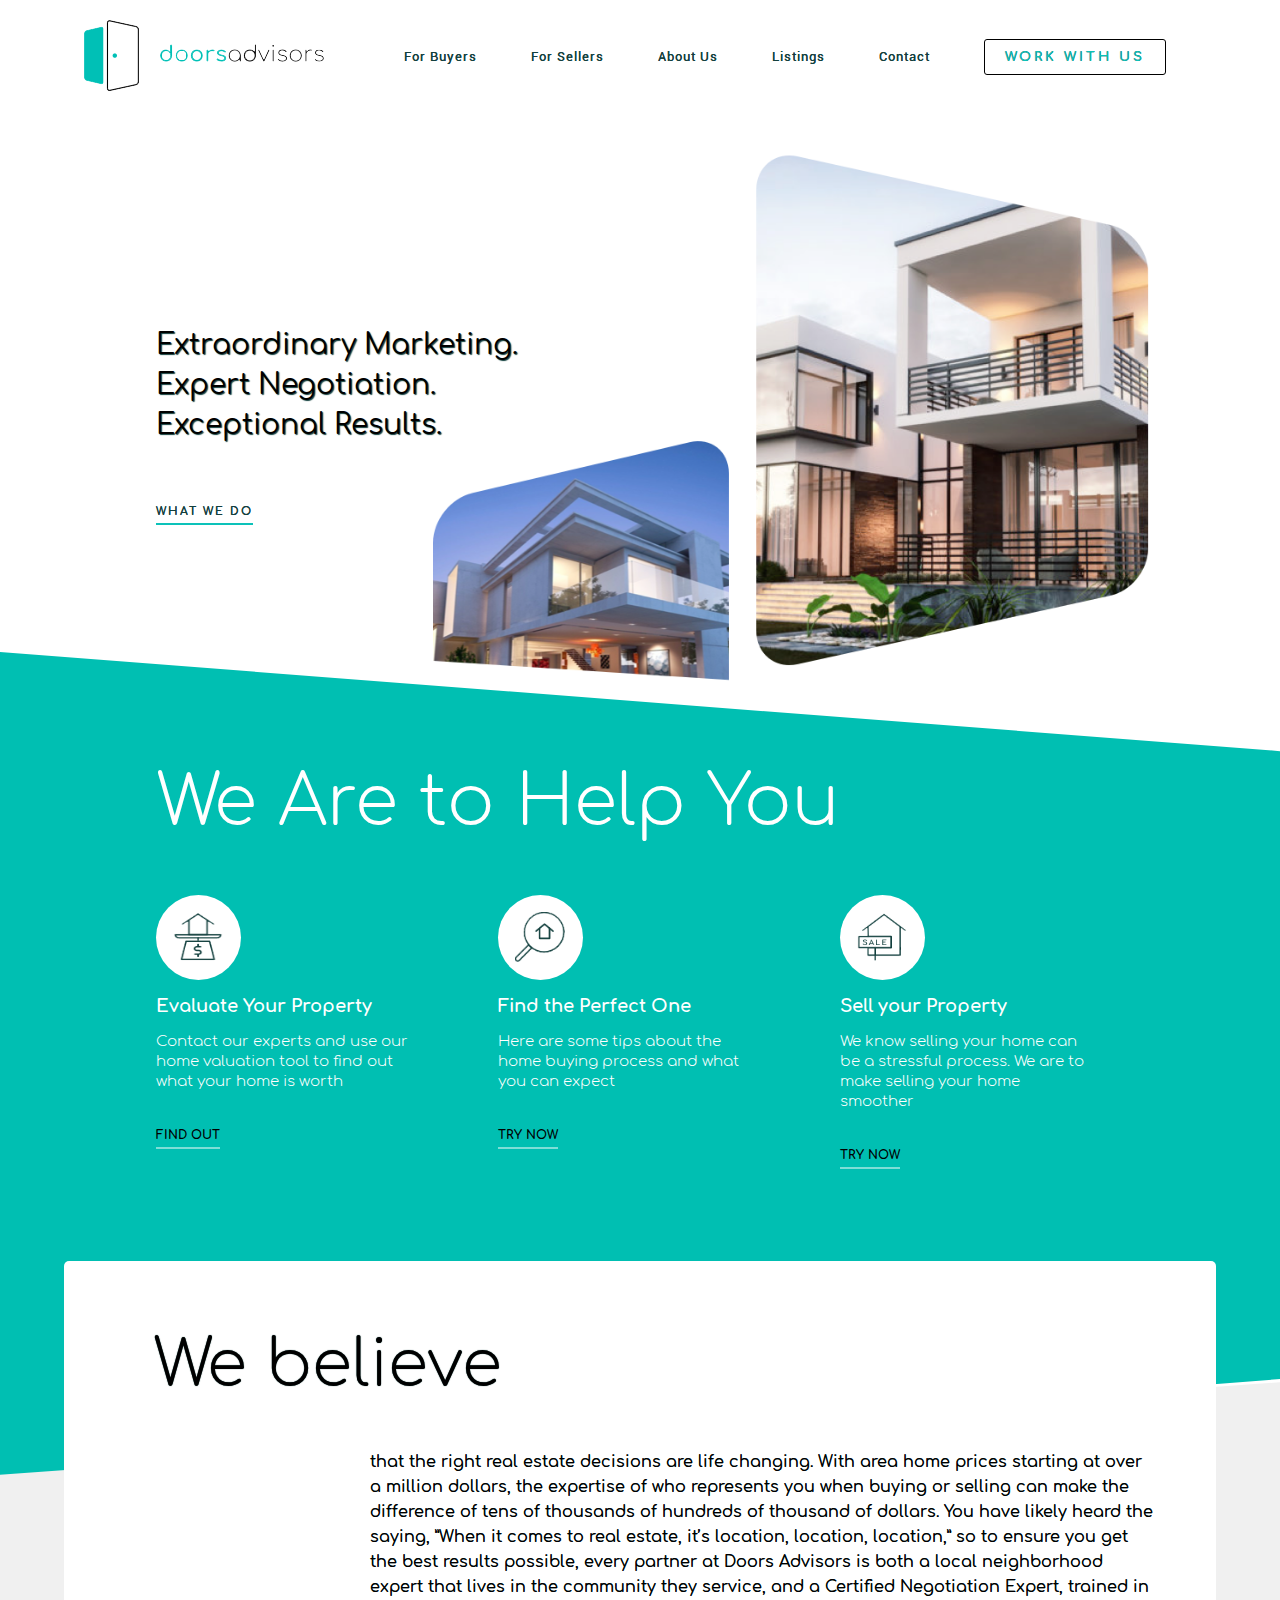
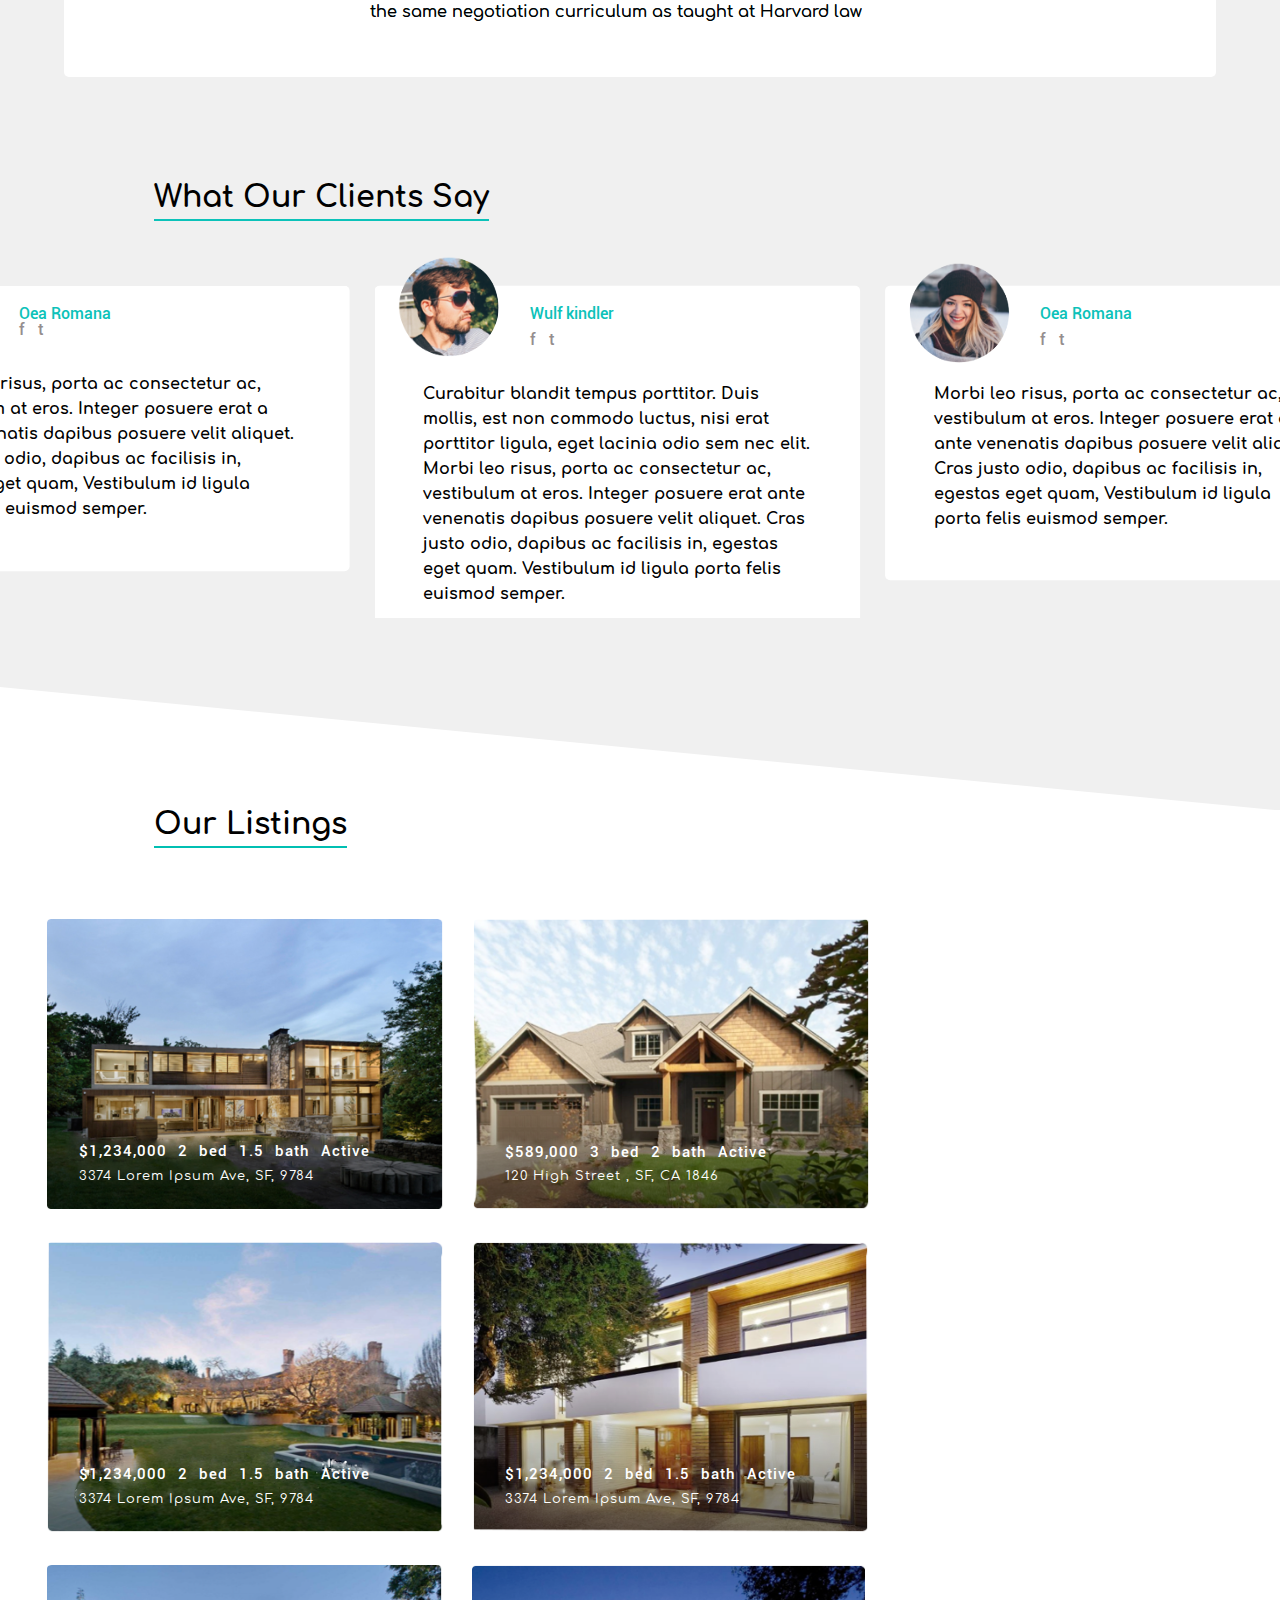
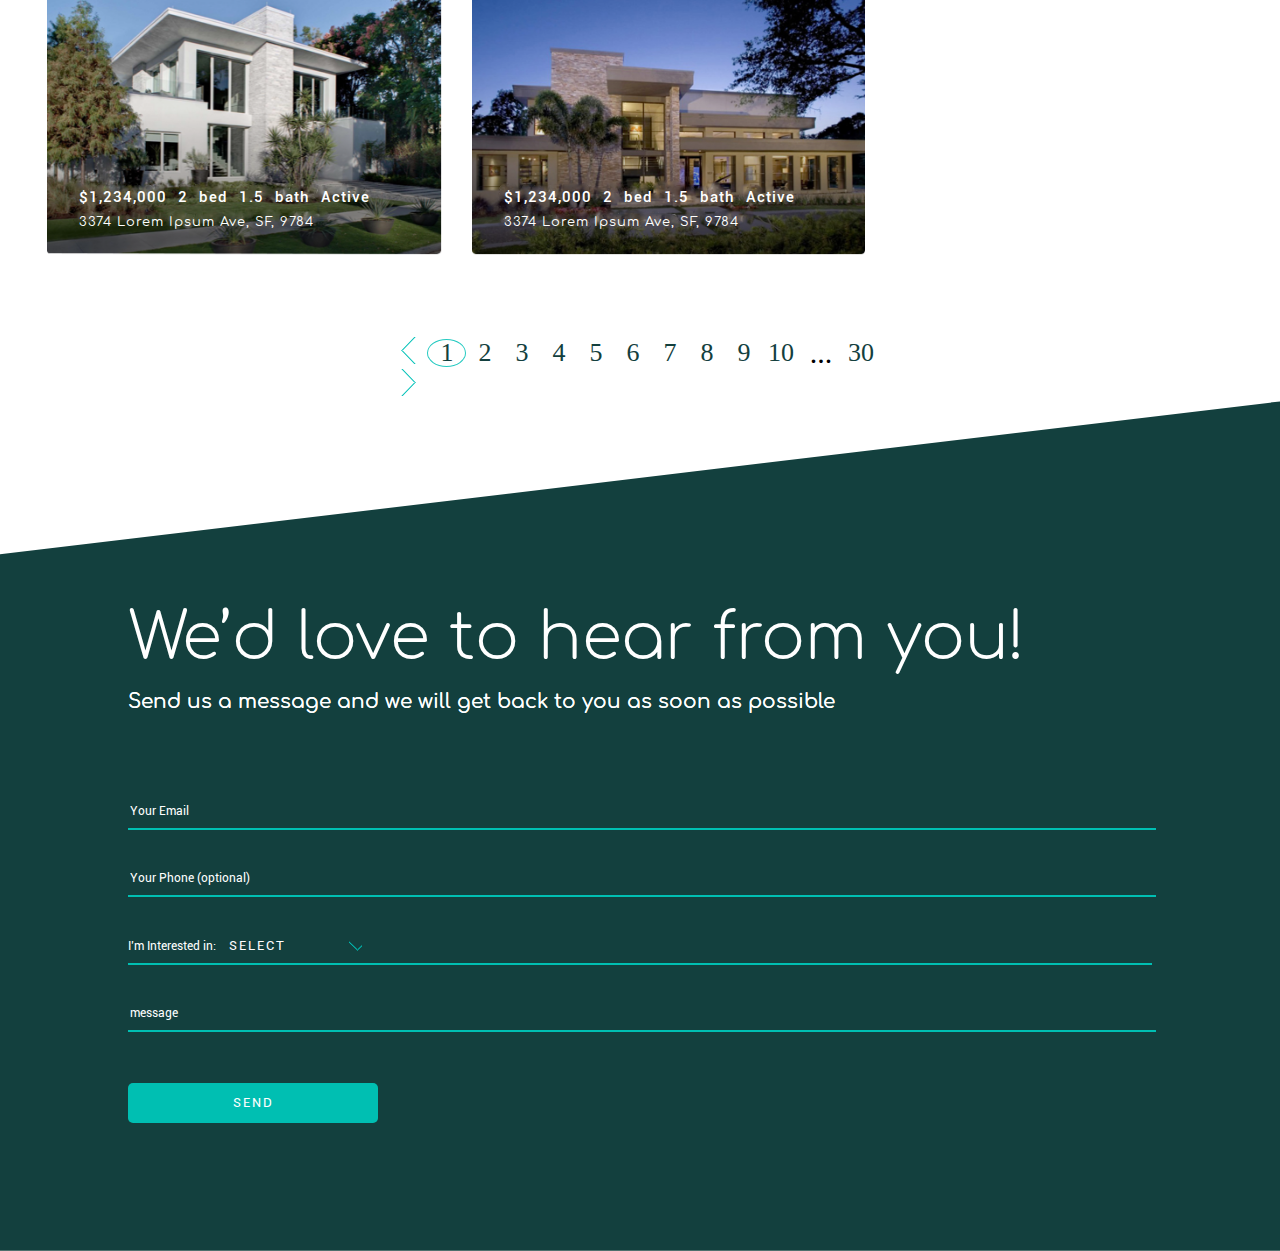
<file: index.html>
<!DOCTYPE html>
<html lang="en">
<head>
    <meta charset="UTF-8">
    <meta name="viewport" content="width=device-width, initial-scale=1.0">
    <meta http-equiv="X-UA-Compatible" content="ie=edge">

    <!-- reset css -->
    <link rel="stylesheet" href="./assets/css/reset.css">

    <!-- styles -->  
    <link rel="stylesheet" href="./assets/css/index.css">
    <link href="https://stackpath.bootstrapcdn.com/font-awesome/4.7.0/css/font-awesome.min.css" rel="stylesheet">

    <title>Doors Advisors</title>
    <!-- js links -->
    <script type="text/javascript" src="https://code.jquery.com/jquery-3.3.1.js"></script>
    <script src="./js/main.js"></script> 
    <link rel="stylesheet" href="assets/css/carousal.css">
    <script src="./js/jssor.slider-27.5.0.min.js" type="text/javascript"></script>
    <script src="./js/jquery-1.11.3.min.js" type="text/javascript"></script> 
    <script type="text/javascript" src="./js/carousal.js"></script>

</head>
<body>
    <div class="index__container">

        <!-- header section starts here-->
        <div class="listingHeader clear">
            <h1 class="listingHeader__logoH1">
                <a href="index.html" class="listingHeader__logo" title="logo"></a>
            </h1> 
                <div class="listingHeader__toggle">
                    <div class="listingHeader__menu"><i class="fa fa-bars" aria-hidden="true"></i></div>
                </div>
                <ul class="listingHeader__list">
                    <li class="listingHeader__listItem">
                        <a href="buyer.html" class="listingHeader__listLink" title="For Buyers">For Buyers</a>
                    </li>
                    <li class="listingHeader__listItem">
                        <a href="seller.html" class="listingHeader__listLink" title="For Sellers">For Sellers</a>
                    </li>
                    <li class="listingHeader__listItem">
                        <a href="#aboutUs" class="listingHeader__listLink" title="About Us">About Us</a>
                    </li>
                    <li class="listingHeader__listItem">
                        <a href="#listingindex-link" class="listingHeader__listLink" title="Listings">Listings</a>
                    </li>
                    <li class="listingHeader__listItem">
                        <a href="#cntindex" class="listingHeader__listLink" title="Contact">Contact</a>
                    </li>
                    <li class="listingHeader__listItem workBtn">
                        <a href="#workwithus" class="listingHeader__listLink workwithus" title="Work with us">Work with us</a>
                    </li>
                </ul> 
        </div>
        <!--// header section ends here--> 

        <!--banner section starts here-->
        <div class="banner clear">
            <div class="banner__content">
                <p>Extraordinary Marketing.</p>
                <p>Expert Negotiation.</p>
                <p class="banner__contentMarBot">Exceptional Results.</p>

               <a class="banner__whatWeDoLink" href='#whatWeDo__link' title="What we do">What we do</a>
            </div>
            <div class="banner__image">
                <img src="./assets/images/doors_banner.png" class="banner__Img" alt="banner__image1" />
            </div>
        </div>
        <!--//banner section ends here-->
    </div>
        <!-- <div class="clear"></div> -->

        <!--We are to help you section starts here-->
        <div class="weAreToHelpYou">
            <div class="index__container">
                <h2 class="weAreToHelpYou__heading"> We Are to Help You </h2>
                <div class="weAreToHelpYou__Info" id="mobView">
                    <div class="weAreToHelpYou__EvaluateProperty">
                        <div class="weAreToHelpYou__BgCol"><img src='./assets/images/evaluateProperty.png' class="weAreToHelpYou__Img" alt="EvaluatePropertyIcon"/></div>
                        <p class="weAreToHelpYou__header">Evaluate Your Property</p>
                        <p class="weAreToHelpYou__content werbtmbdr1">Contact our experts and use our home valuation tool to find out what your home is worth</p>
                        <a href="#findOut" title="Find out" class="weAreToHelpYou__link">Find out</a>
                    </div>
                    <div class="weAreToHelpYou__FindProperty">
                        <div class="weAreToHelpYou__BgCol"><img src='./assets/images/findone.png' class="weAreToHelpYou__Img" alt="EvaluatePropertyIcon"/></div>
                        <p class="weAreToHelpYou__header">Find the Perfect One</p>
                        <p class="weAreToHelpYou__content werbtmbdr2">Here are some tips about the home buying process and what you can expect</p>
                        <a href="#tryNow" title="tryNow" class="weAreToHelpYou__link ">Try Now</a>
                    </div>
                    <div class="weAreToHelpYou__SaleProperty">
                        <div class="weAreToHelpYou__BgCol"><img src='./assets/images/saleproperty.png' class="weAreToHelpYou__Img" alt="EvaluatePropertyIcon"/></div>
                        <p class="weAreToHelpYou__header">Sell your Property</p>
                        <p class="weAreToHelpYou__content">We know selling your home can be a stressful process. We are to make selling your home smoother</p>
                        <a href="#tryNow" title="tryNow" class="weAreToHelpYou__link">Try Now</a>
                    </div>
                </div>
            </div>
        </div>
        <!--//We are to help you section ends here--> 

        <!--We believe section starts here-->
        <div class="weBelieve">
            <div class="index__container">
                <h2 class="weBelieve__heading">We believe</h2>
                <p class="weBelieve__cont">that the right real estate decisions are life changing. With area home prices starting at over a million dollars, the expertise of who represents you when buying or selling can make the difference of tens of thousands of hundreds of thousand of dollars. You have likely heard the saying, ”When it comes to real estate, it’s location, location, location,” so to ensure you get the best results possible, every partner at Doors Advisors is both a local neighborhood expert that lives in the community they service, and a Certified Negotiation Expert, trained in the same negotiation curriculum as taught at Harvard law
                </p>
            </div>
        </div>

        <!--We believe section ends here-->    

        <!--what Our ClientSay section starts here-->
        <!-- <div class="whatOurClientSay">
            <div class="index__container">
                <p class="whatOurClientSay__borBot">
                    <span class="whatOurClientSay__heading">What Our Clients Say</span>
                </p>
                <div class="whatOurClientSay__clientInfo" id="whatOurClientSay__mobView">
                    <div class="whatOurClientSay__clientInfo--client1">
                        <div class="whatOurClientSay__clientInfo--client1Pic">
                            <img src="./assets/images/clientimg1.png" class="whatOurClientSay__clientInfo--client1Img" alt="clientImg1" />
                        </div>
                        <h5 class="whatOurClientSay__clientInfo--client1Name">Wulf kindler</h5>
                        <p class="whatOurClientSay__clientInfo--client1NickName"> f t</p>
                        <p class="whatOurClientSay__clientInfo--client1Opinion">Curabitur blandit tempus porttitor. Duis mollis, est non commodo luctus, nisi erat porttitor ligula, eget lacinia odio sem nec elit. Morbi leo risus, porta ac consectetur ac, vestibulum at eros. Integer posuere erat ante venenatis dapibus posuere velit aliquet. Cras justo odio, dapibus ac facilisis in, egestas eget quam. Vestibulum id ligula porta felis euismod semper.</p>
                    </div>
                    <div class="whatOurClientSay__clientInfo--client1">
                        <div class="whatOurClientSay__clientInfo--client1Pic">
                            <img src="./assets/images/clientimg2.png" class="whatOurClientSay__clientInfo--client1Img" alt="clientImg2" />
                        </div>
                        <h5 class="whatOurClientSay__clientInfo--client1Name">Oea Romana</h5>
                        <p class="whatOurClientSay__clientInfo--client1NickName"> f t</p>
                        <p class="whatOurClientSay__clientInfo--client1Opinion">Morbi leo risus, porta ac consectetur ac, vestibulum at eros. Integer posuere erat a ante venenatis dapibus posuere velit aliquet. Cras justo odio, dapibus ac facilisis in, egestas eget quam, Vestibulum id ligula porta felis euismod semper.</p>
                    </div>
                </div>
            </div>
        </div> -->


        <div class="whatOurClientSay">
                <div class="index__container" id="width100">
                    <p class="whatOurClientSay__borBot">
                        <h3 class="whatOurClientSay__heading">What Our Clients Say</h3>
                    </p>
                    <div id="jssor_1"  class="carousal__div1">
                            <div data-u="slides" class="carousal__div3">
                                <div>
                                        <div class="whatOurClientSay__clientInfo--client1">
                                                <div class="whatOurClientSay__clientInfo--client1Pic">
                                                    <img src="./assets/images/clientimg1.png" class="whatOurClientSay__clientInfo--client1Img" alt="clientImg1" />
                                                </div>
                                                <h5 class="whatOurClientSay__clientInfo--client1Name">Wulf kindler</h5>
                                                <p class="whatOurClientSay__clientInfo--client1NickName marTopft"> f t</p>
                                                <p class="whatOurClientSay__clientInfo--client1Opinion">Curabitur blandit tempus porttitor. Duis mollis, est non commodo luctus, nisi erat porttitor ligula, eget lacinia odio sem nec elit. Morbi leo risus, porta ac consectetur ac, vestibulum at eros. Integer posuere erat ante venenatis dapibus posuere velit aliquet. Cras justo odio, dapibus ac facilisis in, egestas eget quam. Vestibulum id ligula porta felis euismod semper.</p>
                                            </div>
                                </div>
                                <div>
                                        <div class="whatOurClientSay__clientInfo--client1">
                                                <div class="whatOurClientSay__clientInfo--client1Pic">
                                                    <img src="./assets/images/clientimg2.png" class="whatOurClientSay__clientInfo--client1Img" alt="clientImg2" />
                                                </div>
                                                <h5 class="whatOurClientSay__clientInfo--client1Name">Oea Romana</h5>
                                                <p class="whatOurClientSay__clientInfo--client1NickName marTopft"> f t</p>
                                                <p class="whatOurClientSay__clientInfo--client1Opinion">Morbi leo risus, porta ac consectetur ac, vestibulum at eros. Integer posuere erat a ante venenatis dapibus posuere velit aliquet. Cras justo odio, dapibus ac facilisis in, egestas eget quam, Vestibulum id ligula porta felis euismod semper.</p>
                                            </div>
                                </div>
                                <div>
                                        <div class="whatOurClientSay__clientInfo--client1">
                                                <div class="whatOurClientSay__clientInfo--client1Pic">
                                                    <img src="./assets/images/clientimg1.png" class="whatOurClientSay__clientInfo--client1Img" alt="clientImg1" />
                                                </div>
                                                <h5 class="whatOurClientSay__clientInfo--client1Name">Wulf kindler</h5>
                                                <p class="whatOurClientSay__clientInfo--client1NickName marTopft"> f t</p>
                                                <p class="whatOurClientSay__clientInfo--client1Opinion">Curabitur blandit tempus porttitor. Duis mollis, est non commodo luctus, nisi erat porttitor ligula, eget lacinia odio sem nec elit. Morbi leo risus, porta ac consectetur ac, vestibulum at eros. Integer posuere erat ante venenatis dapibus posuere velit aliquet. Cras justo odio, dapibus ac facilisis in, egestas eget quam. Vestibulum id ligula porta felis euismod semper.</p>
                                            </div>
                                </div>
                                <div>
                                        <div class="whatOurClientSay__clientInfo--client1">
                                                <div class="whatOurClientSay__clientInfo--client1Pic">
                                                    <img src="./assets/images/clientimg2.png" class="whatOurClientSay__clientInfo--client1Img" alt="clientImg2" />
                                                </div>
                                                <h5 class="whatOurClientSay__clientInfo--client1Name">Oea Romana</h5>
                                                <p class="whatOurClientSay__clientInfo--client1NickName"> f t</p>
                                                <p class="whatOurClientSay__clientInfo--client1Opinion">Morbi leo risus, porta ac consectetur ac, vestibulum at eros. Integer posuere erat a ante venenatis dapibus posuere velit aliquet. Cras justo odio, dapibus ac facilisis in, egestas eget quam, Vestibulum id ligula porta felis euismod semper.</p>
                                            </div>
                                </div>
                                
                                
                                <div>
                                        <div class="whatOurClientSay__clientInfo--client1">
                                                <div class="whatOurClientSay__clientInfo--client1Pic">
                                                    <img src="./assets/images/clientimg1.png" class="whatOurClientSay__clientInfo--client1Img" alt="clientImg1" />
                                                </div>
                                                <h5 class="whatOurClientSay__clientInfo--client1Name">Wulf kindler</h5>
                                                <p class="whatOurClientSay__clientInfo--client1NickName"> f t</p>
                                                <p class="whatOurClientSay__clientInfo--client1Opinion">Curabitur blandit tempus porttitor. Duis mollis, est non commodo luctus, nisi erat porttitor ligula, eget lacinia odio sem nec elit. Morbi leo risus, porta ac consectetur ac, vestibulum at eros. Integer posuere erat ante venenatis dapibus posuere velit aliquet. Cras justo odio, dapibus ac facilisis in, egestas eget quam. Vestibulum id ligula porta felis euismod semper.</p>
                                            </div>
                                </div>
                                <div>
                                        <div class="whatOurClientSay__clientInfo--client1">
                                                <div class="whatOurClientSay__clientInfo--client1Pic">
                                                    <img src="./assets/images/clientimg2.png" class="whatOurClientSay__clientInfo--client1Img" alt="clientImg2" />
                                                </div>
                                                <h5 class="whatOurClientSay__clientInfo--client1Name">Oea Romana</h5>
                                                <p class="whatOurClientSay__clientInfo--client1NickName"> f t</p>
                                                <p class="whatOurClientSay__clientInfo--client1Opinion">Morbi leo risus, porta ac consectetur ac, vestibulum at eros. Integer posuere erat a ante venenatis dapibus posuere velit aliquet. Cras justo odio, dapibus ac facilisis in, egestas eget quam, Vestibulum id ligula porta felis euismod semper.</p>
                                            </div>
                                </div>
                               
                                
                                <div>
                                        <div class="whatOurClientSay__clientInfo--client1">
                                                <div class="whatOurClientSay__clientInfo--client1Pic">
                                                    <img src="./assets/images/clientimg1.png" class="whatOurClientSay__clientInfo--client1Img" alt="clientImg1" />
                                                </div>
                                                <h5 class="whatOurClientSay__clientInfo--client1Name">Wulf kindler</h5>
                                                <p class="whatOurClientSay__clientInfo--client1NickName"> f t</p>
                                                <p class="whatOurClientSay__clientInfo--client1Opinion">Curabitur blandit tempus porttitor. Duis mollis, est non commodo luctus, nisi erat porttitor ligula, eget lacinia odio sem nec elit. Morbi leo risus, porta ac consectetur ac, vestibulum at eros. Integer posuere erat ante venenatis dapibus posuere velit aliquet. Cras justo odio, dapibus ac facilisis in, egestas eget quam. Vestibulum id ligula porta felis euismod semper.</p>
                                            </div>
                                </div>
                                <div>
                                        <div class="whatOurClientSay__clientInfo--client1">
                                                <div class="whatOurClientSay__clientInfo--client1Pic">
                                                    <img src="./assets/images/clientimg2.png" class="whatOurClientSay__clientInfo--client1Img" alt="clientImg2" />
                                                </div>
                                                <h5 class="whatOurClientSay__clientInfo--client1Name">Oea Romana</h5>
                                                <p class="whatOurClientSay__clientInfo--client1NickName"> f t</p>
                                                <p class="whatOurClientSay__clientInfo--client1Opinion">Morbi leo risus, porta ac consectetur ac, vestibulum at eros. Integer posuere erat a ante venenatis dapibus posuere velit aliquet. Cras justo odio, dapibus ac facilisis in, egestas eget quam, Vestibulum id ligula porta felis euismod semper.</p>
                                            </div>
                                </div>
                            </div>
                            
                        </div>
                </div>
            </div>
        <!--//what Our ClientSay section ends here-->

        <!--Our listins starts here-->
        <div class="indexOurListings" id="listingindex-link">
            <h3 class="indexOurListings__heading">Our Listings</h3>
            <!-- //mobile view slider // -->
                    
        

            <div class="indexOurListings__ImgGallery">
                <div class="indexOurListings__ImgGalleryRow1">
                    <div class="indexOurListings__ImgGalleryRow1Pic1">
                        <img src='./assets/images/listing-image1.png' class="indexOurListings__ImgGalleryRow1Img1" alt="ourListingsImg1"/>
                        <div class="indexOurListings__ImgGalleryRow1Cont">
                            <h5 class="indexOurListings__ImgGalleryRow1ContHead">$1,234,000 2 bed 1.5 bath Active</h5>
                            <p class="indexOurListings__ImgGalleryRow1ContPara">3374 Lorem Ipsum Ave, SF, 9784</p>
                        </div>
                    </div>
                    <div class="indexOurListings__ImgGalleryRow1Pic1">
                        <img src='./assets/images/listing-image2.png' class="indexOurListings__ImgGalleryRow1Img1" alt="ourListingsImg1"/>
                        <div class="indexOurListings__ImgGalleryRow1Cont">
                            <h5 class="indexOurListings__ImgGalleryRow1ContHead">$589,000 3 bed 2 bath Active</h5>
                            <p class="indexOurListings__ImgGalleryRow1ContPara">120 High Street , SF, CA 1846</p>
                        </div>
                    </div>
                    <div class="indexOurListings__ImgGalleryRow1Pic1">
                        <img src='./assets/images/listing-image3.png' class="indexOurListings__ImgGalleryRow1Img1" alt="ourListingsImg1"/>
                        <div class="indexOurListings__ImgGalleryRow1Cont">
                            <h5 class="indexOurListings__ImgGalleryRow1ContHead">$1,234,000 2 bed 1.5 bath Active</h5>
                            <p class="indexOurListings__ImgGalleryRow1ContPara">3374 Lorem Ipsum Ave, SF, 9784</p>
                        </div>
                    </div>
                </div>
                <div class="indexOurListings__ImgGalleryRow1">
                    <div class="indexOurListings__ImgGalleryRow1Pic1">
                        <img src='./assets/images/listing-image4.png' class="indexOurListings__ImgGalleryRow1Img1" alt="ourListingsImg1"/>
                        <div class="indexOurListings__ImgGalleryRow1Cont">
                            <h5 class="indexOurListings__ImgGalleryRow1ContHead">$1,234,000 2 bed 1.5 bath Active</h5>
                            <p class="indexOurListings__ImgGalleryRow1ContPara">3374 Lorem Ipsum Ave, SF, 9784</p>
                        </div>
                    </div>
                    <div class="indexOurListings__ImgGalleryRow1Pic1">
                        <img src='./assets/images/listing-image5.png' class="indexOurListings__ImgGalleryRow1Img1" alt="ourListingsImg1"/>
                        <div class="indexOurListings__ImgGalleryRow1Cont">
                            <h5 class="indexOurListings__ImgGalleryRow1ContHead">$1,234,000 2 bed 1.5 bath Active</h5>
                            <p class="indexOurListings__ImgGalleryRow1ContPara">3374 Lorem Ipsum Ave, SF, 9784</p>
                        </div>
                    </div>
                    <div class="indexOurListings__ImgGalleryRow1Pic1">
                        <img src='./assets/images/listing-image6.png' class="indexOurListings__ImgGalleryRow1Img1" alt="ourListingsImg1"/>
                        <div class="indexOurListings__ImgGalleryRow1Cont">
                            <h5 class="indexOurListings__ImgGalleryRow1ContHead">$1,234,000 2 bed 1.5 bath Active</h5>
                            <p class="indexOurListings__ImgGalleryRow1ContPara">3374 Lorem Ipsum Ave, SF, 9784</p>
                        </div>
                    </div>
                </div>
            </div>
        </div>
        <!--//Our listings ends here-->

        <div class="clear"></div>

        <!--Pagination starts here-->
        <!-- <div class="listing__pagination">
            <a class="listingPagination__bgArrow lt--bgArrow" href='#'>arrow</a>
            <a class="listingPagination__link active" href='#'>1</a>
            <a class="listingPagination__link" href='#'>2</a>
            <a class="listingPagination__link" href='#'>3</a>
            <a class="listingPagination__link" href='#'>4</a>
            <a class="listingPagination__link" href='#'>5</a>
            <a class="listingPagination__link" href='#'>6</a>
            <a class="listingPagination__link" href='#'>7</a>
            <a class="listingPagination__link" href='#'>8</a>
            <a class="listingPagination__link" href='#'>9</a>
            <a class="listingPagination__link" href='#'>10</a> 
            <span class="listingPagination__span">...</span>
            <a class="listingPagination__link" href='#'>108</a>             
            <a class="listingPagination__bgArrow rt--bgArrow" href='#'>arrow</a>
        </div> -->

        <div id="pagination">
    
        </div>
        <!--//Pagination ends here-->


        <!--// form  section starts here-->
        <div class="indexForm" id="cntindex">
            <p class="indexForm__heading">We’d love to hear from you!</p>
           <p class="indexForm__subheading"> Send us a message and we will get back to you as soon as possible</p>
           <input type="text" name="email" placeholder="Your Email" class="indexForm__input" id="email">
           <input type="number" min="disable" max="disable" name="Phoneno" placeholder="Your Phone (optional)" class="indexForm__input" id="phoneno">
           <div class="indexForm__input">
            <span class="indexForm__interested">I’m Interested in: </span>
             <select class="indexForm__dropDown indexSelect__bgArrow" id="select">
                    <option value="">select</option>
                    <option value="1"> Buying Home </option>
                    <option value="2">Selling Home</option> 
            </select> 
           </div>
           <input type="text" name="message" placeholder="message" class="indexForm__input" id="message">
           <p class='indexForm__errMsg' id="errEmail" style="display:none;">please enter the email</p> 
           <p class='indexForm__errMsg' id="errphoneno" style="display:none;">please enter the phoneno</p> 
            <p class='indexForm__errMsg' id="errDropDown" style="display:none;">please select the dropdown list</p>
            <p class='indexForm__errMsg' id="errmsg" style="display:none;">please enter the message</p>
            <p class='indexForm__sucessmsg' id="success" style="display:none;">Thank you for showing interset.</p>
           <button class="indexForm__button" onclick="Submit()">send</button>


        </div>
    <!--// form  section ends here--> 
</body>
</html>
</file>
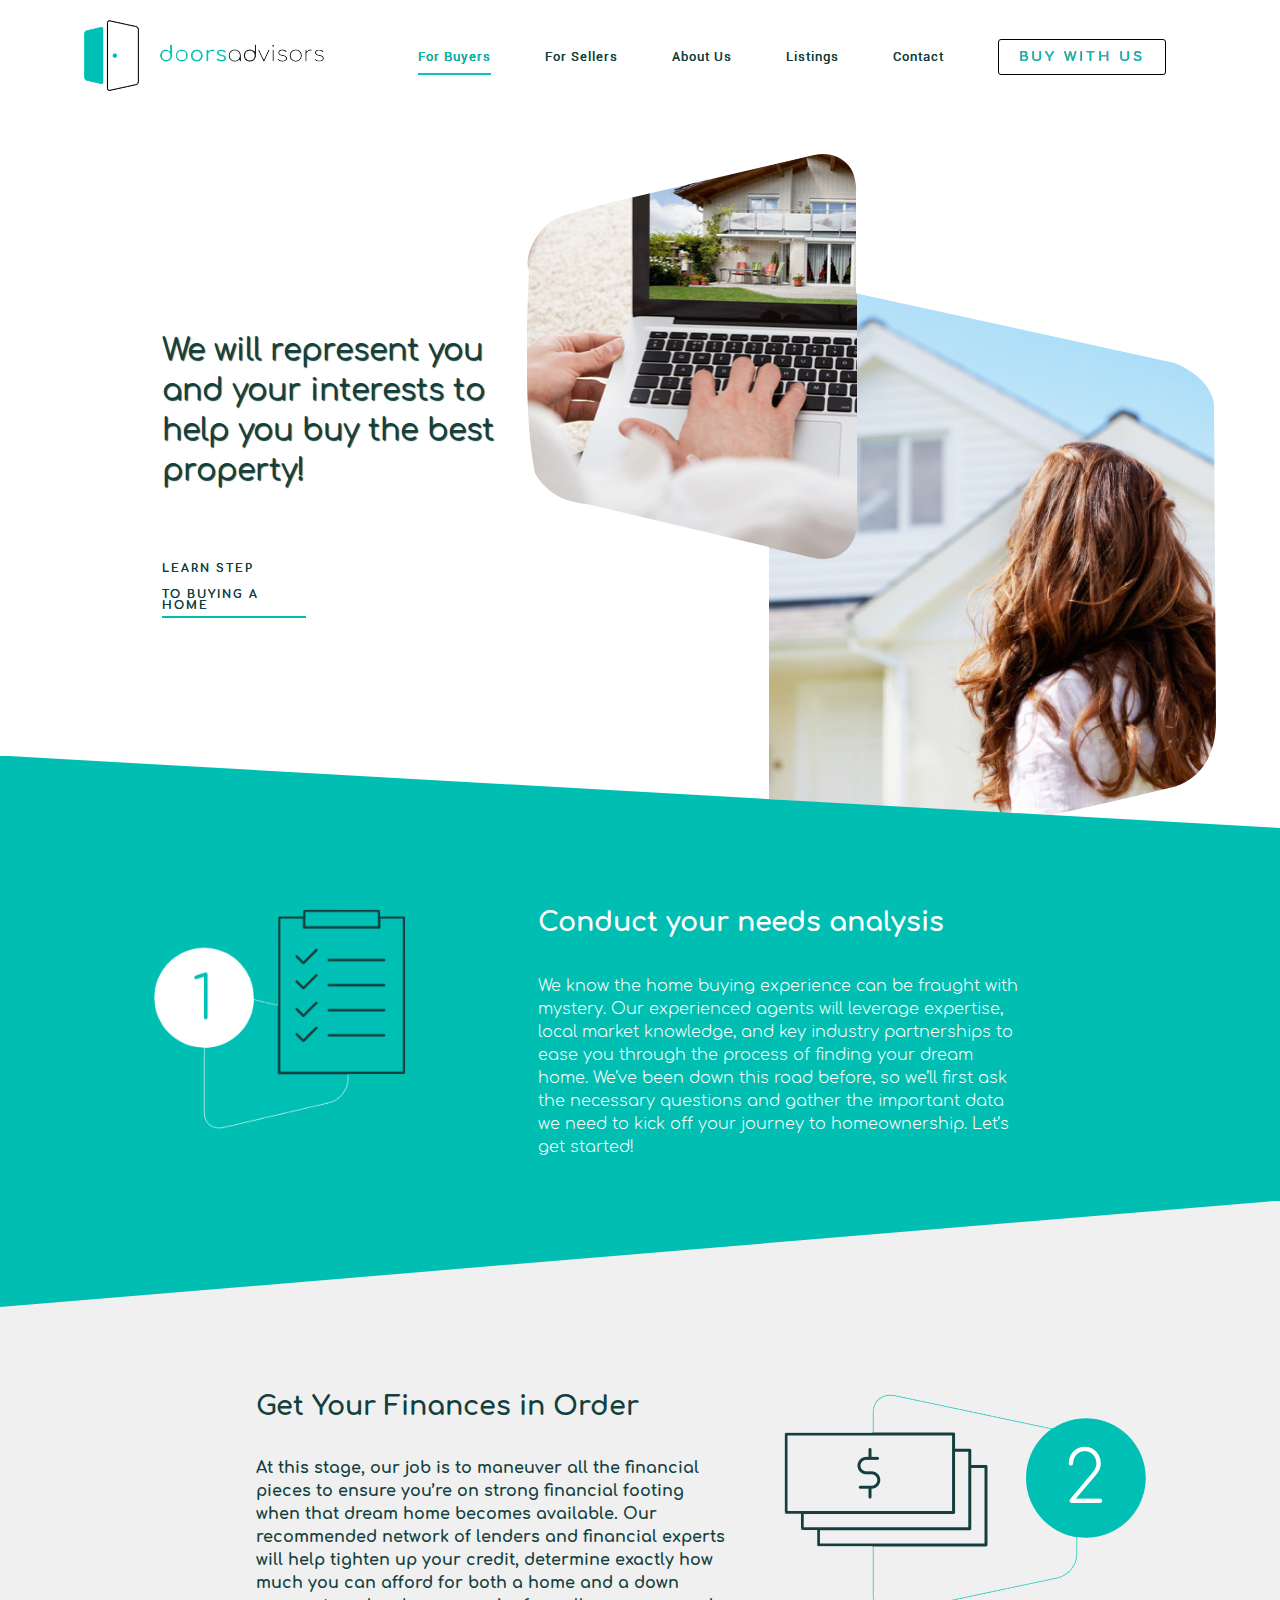
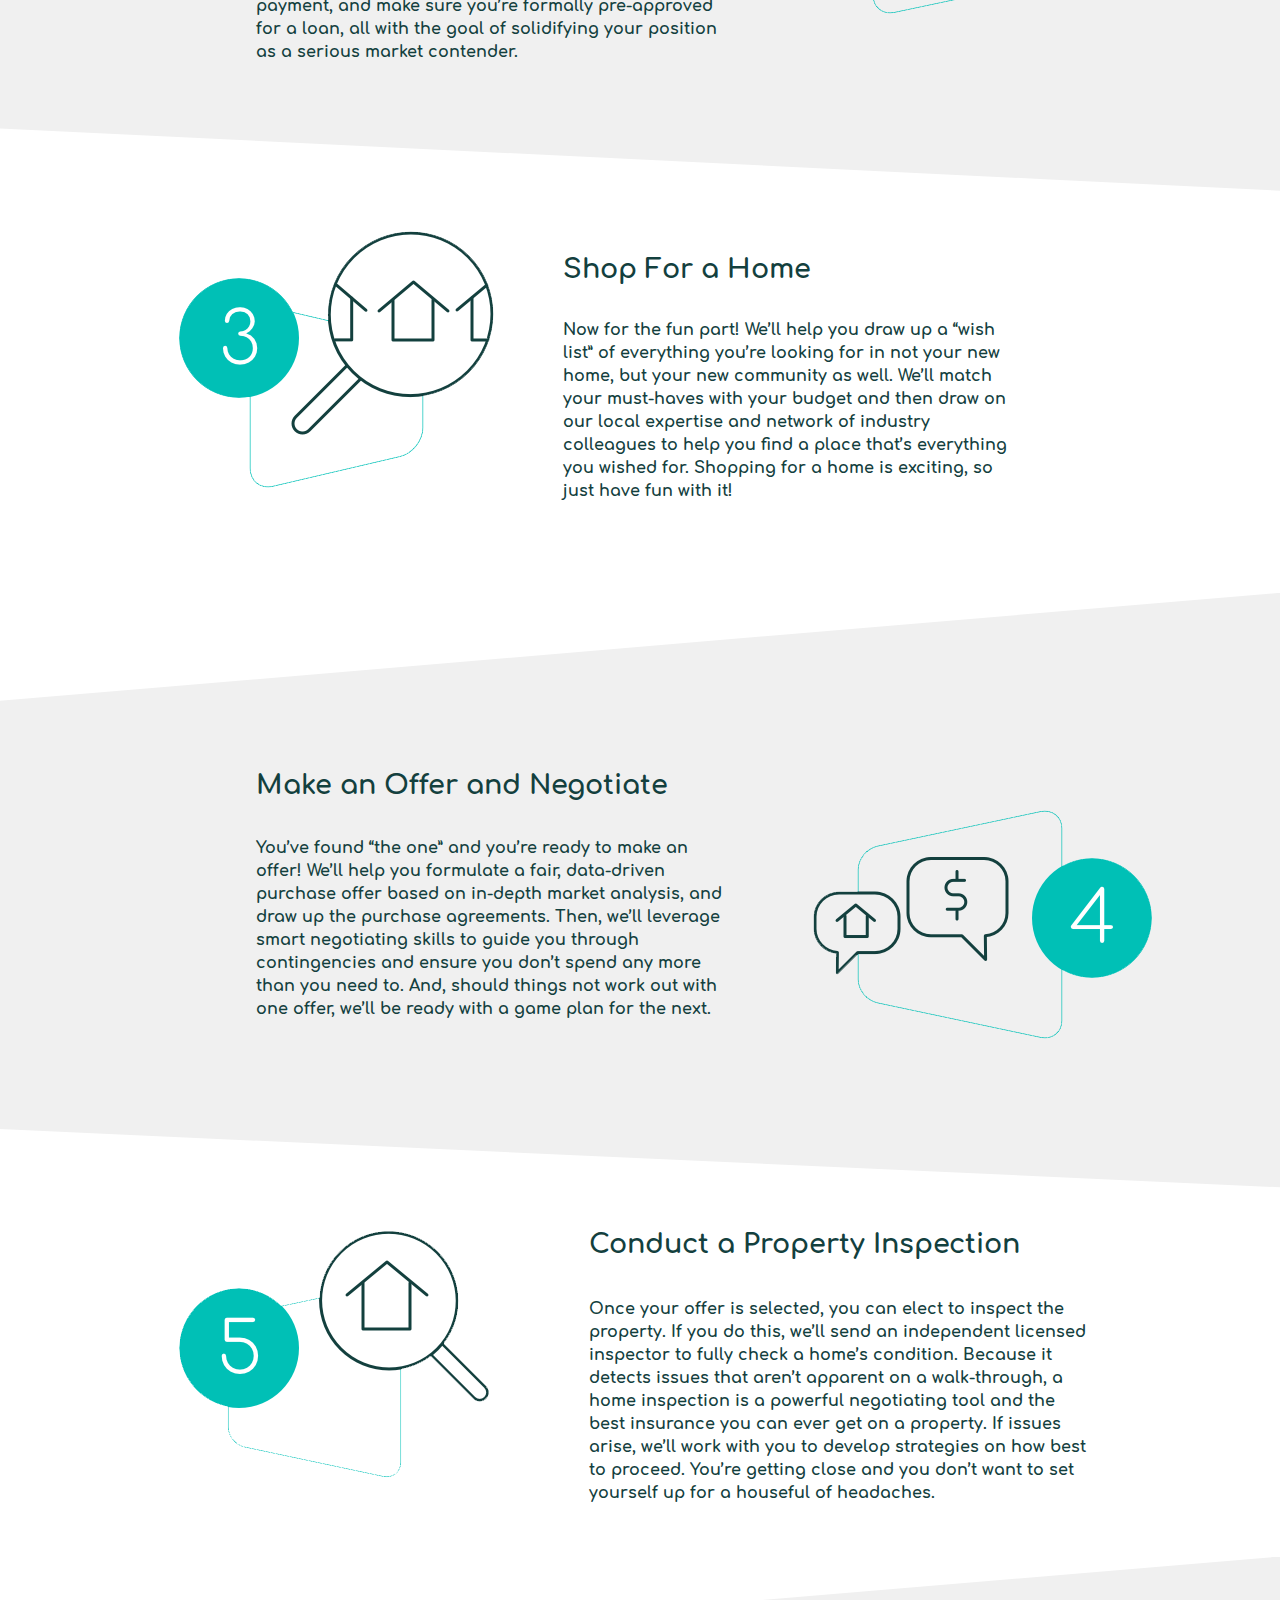
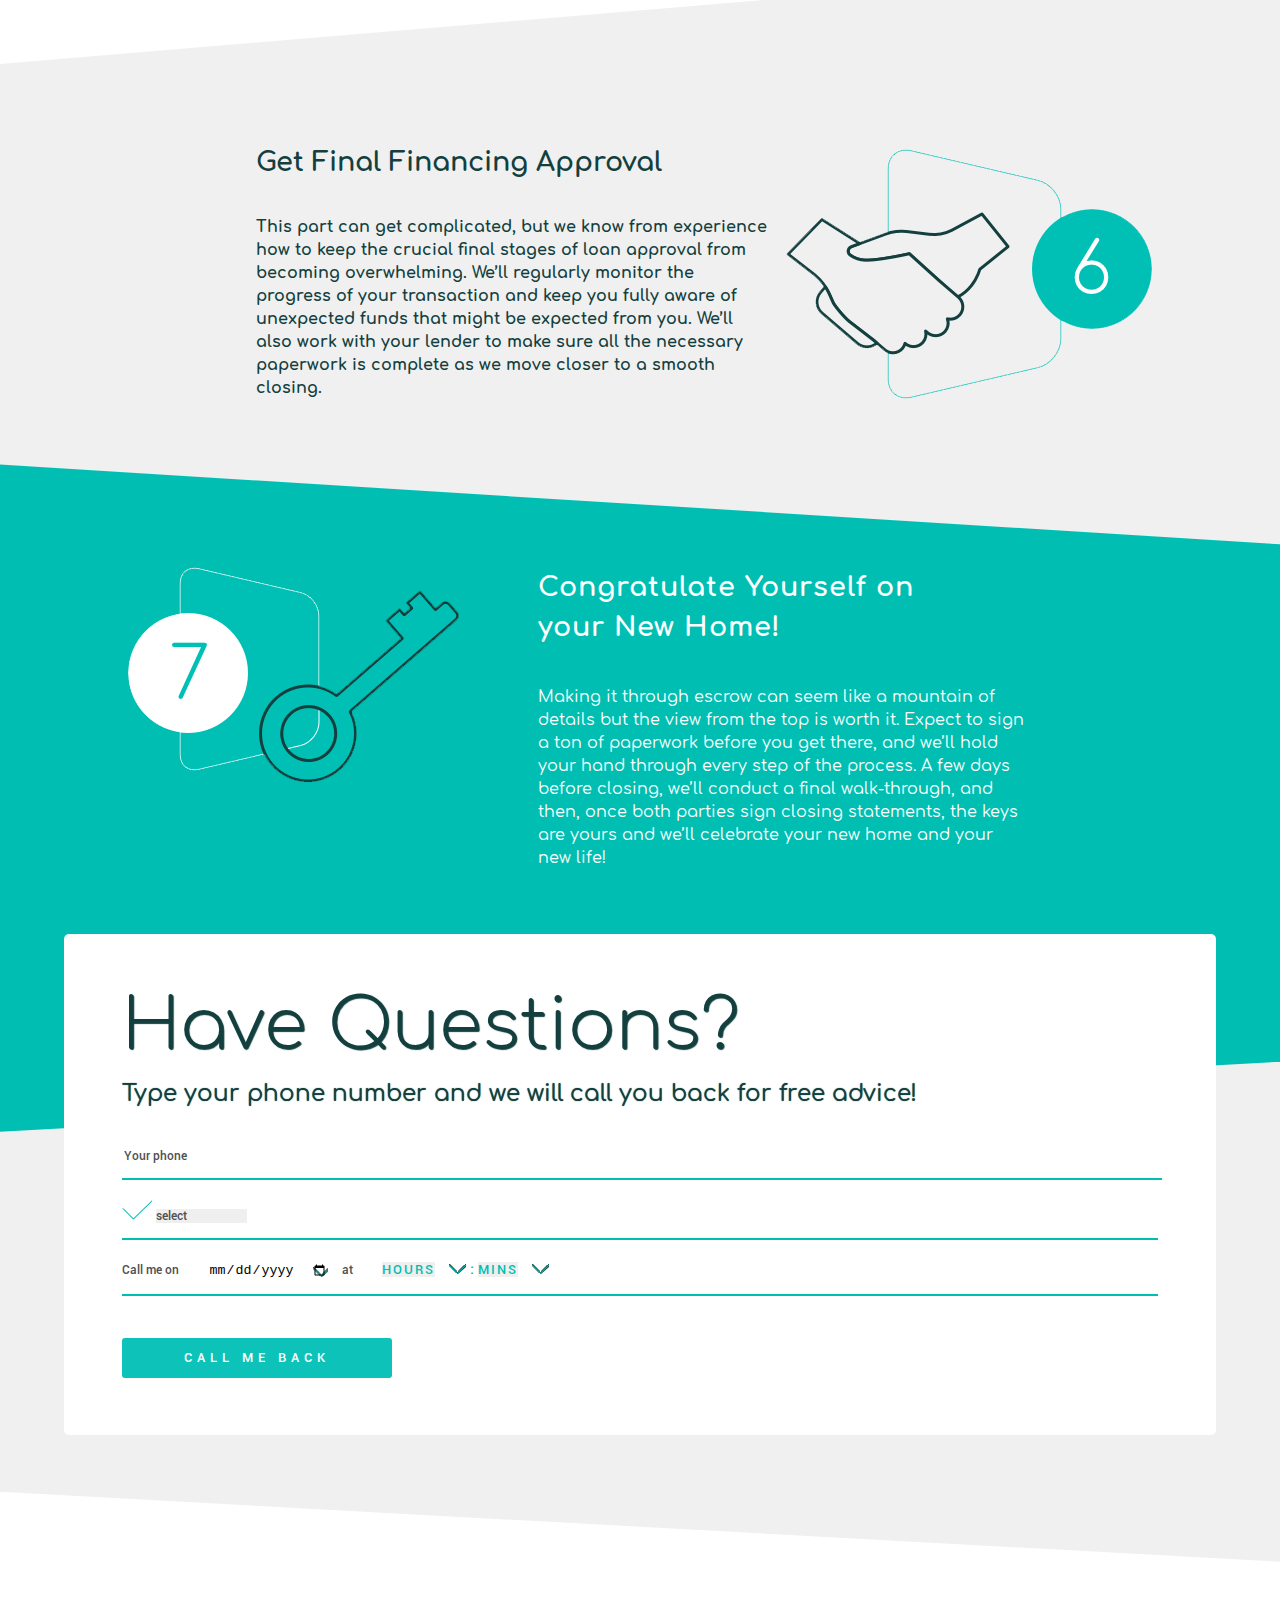
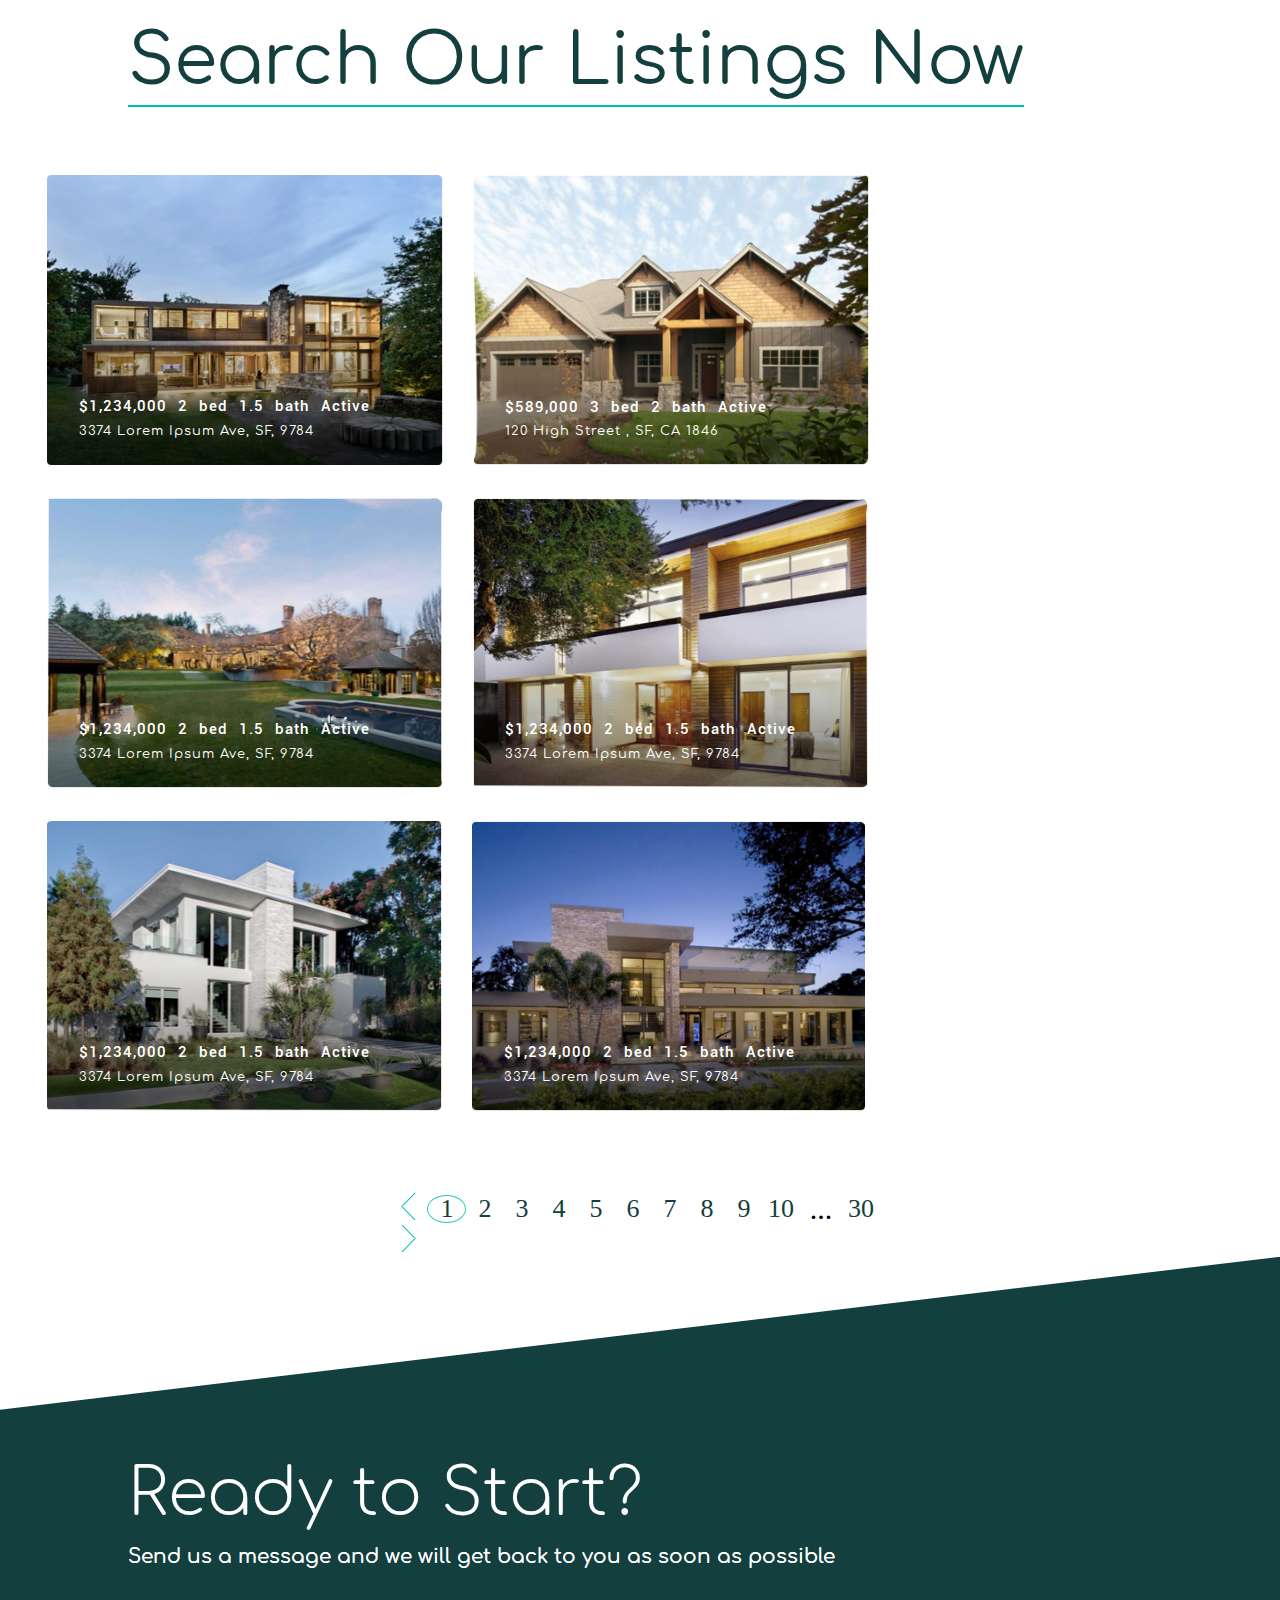
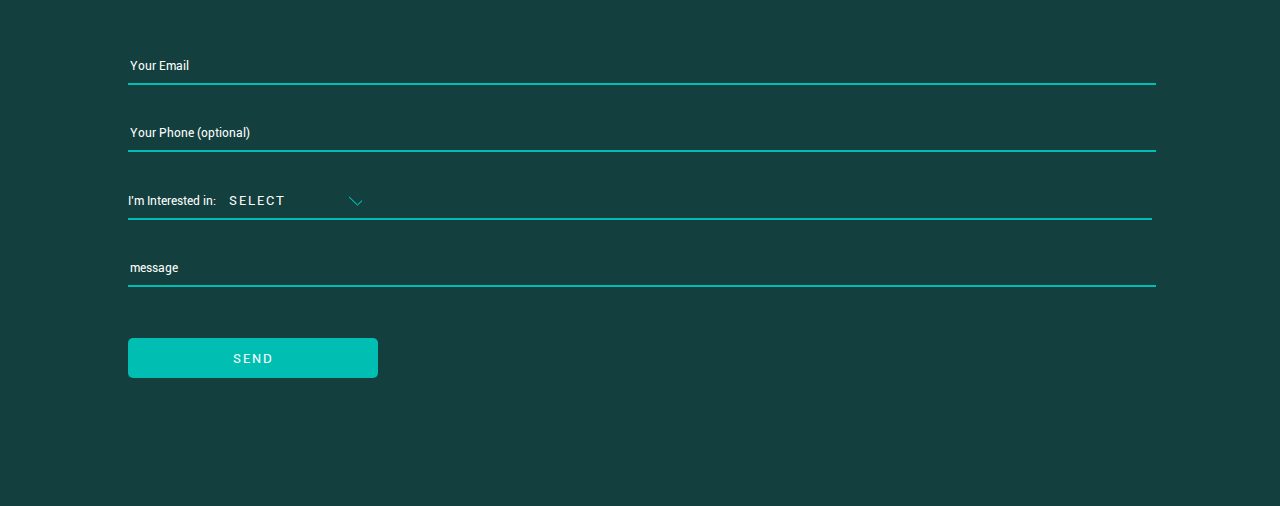
<file: buyer.html>
<!DOCTYPE html>
<html lang="en">
<head>
    <meta charset="UTF-8">
    <meta name="viewport" content="width=device-width, initial-scale=1.0">
    <meta http-equiv="X-UA-Compatible" content="ie=edge"> 

    <!-- reset css -->
    <link rel="stylesheet" href="./assets/css/reset.css">

    <!-- styles -->  
    <link rel="stylesheet" href="./assets/css/buyer.css">
    <link rel="stylesheet" href="./assets/css/index.css">
    <link href="https://stackpath.bootstrapcdn.com/font-awesome/4.7.0/css/font-awesome.min.css" rel="stylesheet">

    <title>Doors Advisors</title>

     <!-- js links -->
     <script type="text/javascript" src="https://code.jquery.com/jquery-3.3.1.js"></script>
     <script src="./js/main.js"></script> 
</head>
<body>
    <div class="buyer__container">

            <!-- header section starts here-->
            <div class="buyerHeader">
                <h1 class="buyerHeader__logoH1">
                    <a href="index.html" class="buyerHeader__logo" title="logo"></a>
                </h1>
                <div class="buyerHeader__toggle">
                    <div class="buyerHeader__menu"><i class="fa fa-bars" aria-hidden="true"></i></div>
                </div>
                    <ul class="buyerHeader__list">
                        <li class="buyerHeader__listItem buyerBorBot">
                            <a href="buyer.html" class="buyerHeader__listLink" id="buyerCol" title="buyers">For Buyers</a>
                        </li>
                        <li class="buyerHeader__listItem">
                            <a href="seller.html" class="buyerHeader__listLink" title="For Sellers">For Sellers</a>
                        </li>
                        <li class="buyerHeader__listItem">
                            <a href="#aboutUs" class="buyerHeader__listLink" title="aboutUs">About Us</a>
                        </li>
                        <li class="buyerHeader__listItem">
                            <a href="#listing_link" class="buyerHeader__listLink" title="Listings">Listings</a>
                        </li>
                        <li class="buyerHeader__listItem">
                            <a href="#cntbuyer" class="buyerHeader__listLink" title="Contact">Contact</a>
                        </li>
                        <li class="buyerHeader__listItem workBtn">
                            <a href="#workwithus" class="buyerHeader__listLink workwithus" title="workwithus">Buy with us</a>
                        </li>
                    </ul>
            </div>
            <!--// header section starts here--> 
    </div>
            <div class="clear"></div>
            <div class="buyer__container">
                    <div class="bannercontent">
                        <p class="bannercontent1">We will represent you and your interests to help you buy the best property!</p>
                         <p class="bannercontent2"> Learn Step </p>
                         <p class="bannercontent3">To Buying A Home</p>
                    </div>
                    <img src="./assets/images/buyerBanner.png"  class="bannerimage" alt="bannerimage" />
            </div>
            <div class="clear"></div>
            <!--// banner section ends here-->
            <!--// conduct section starts here-->
            <div class="conduct">
                    <img src="./assets/images/img-15.png"  class="conductimage" alt="conductimage" />
                    <div class="conductpara">
                      <h2 class="conductheading"> Conduct your needs analysis</h2>
                      <p class="conductcontent">We know the home buying experience can be fraught with mystery. Our experienced agents will leverage expertise, local market knowledge, and key industry partnerships to ease you through the process of finding your dream home. We’ve been down this road before, so we’ll first ask the necessary questions and gather the important data we need to kick off your journey to homeownership. Let’s get started!</p>    
                    </div>
            </div>
        <!--// conduct section ends here-->
        
                <!--// finances section starts here-->
            <div class="finances">
                 <div class="financespara">
                      <h2 class="financesheading"> Get Your Finances in Order</h2>
                      <p class="financescontent">At this stage, our job is to maneuver all the financial pieces to ensure you’re on strong financial footing when that dream home becomes available. Our recommended network of lenders and financial experts will help tighten up your credit, determine exactly how much you can afford for both a home and a down payment, and make sure you’re formally pre-approved for a loan, all with the goal of solidifying your position as a serious market contender.</p>    
                    </div>
                    <img src="./assets/images/img-16.png"  class="financesimage" alt="financesimage" />
            </div>
            <!--// finances section ends here-->
        <!--// home section starts here-->
            <div class="home">
                    <img src="./assets/images/img-17.png"  class="homeimage" alt="homeimage" />
                    <div class="homepara">
                      <h2 class="homeheading">Shop For a Home</h2>
                      <p class="homecontent">Now for the fun part! We’ll help you draw up a “wish list” of everything you’re looking for in not your new home, but your new community as well. We’ll match your must-haves with your budget and then draw on our local expertise and network of industry colleagues to help you find a place that’s everything you wished for. Shopping for a home is exciting, so just have fun with it!</p>    
                    </div>
            </div>
        <!--// home  section ends here-->
        <!--// negotiate section starts here-->
            <div class="negotiate">
                 <div class="negotiatepara">
                      <h2 class="negotiateheading"> Make an Offer and Negotiate</h2>
                      <p class="negotiatecontent">You’ve found “the one” and you’re ready to make an offer! We’ll help you formulate a fair, data-driven purchase offer based on in-depth market analysis, and draw up the purchase agreements. Then, we’ll leverage smart negotiating skills to guide you through contingencies and ensure you don’t spend any more than you need to. And, should things not work out with one offer, we’ll be ready with a game plan for the next.</p>    
                    </div>
                    <img src="./assets/images/img-18.png"  class="negotiateimage" alt="negotiateimage" />
            </div>
            <!--// negotiate section ends here-->
        
        <!--// inspection section starts here-->
            <div class="inspection">
                    <img src="./assets/images/img-19.png"  class="inspectionimage" alt="inspectionimage" />
                    <div class="inspectionpara">
                      <h2 class="inspectionheading">Conduct a Property Inspection</h2>
                      <p class="inspectioncontent">Once your offer is selected, you can elect to inspect the property. If you do this, we’ll send an independent  licensed inspector to fully check a home’s condition. Because it detects issues that aren’t apparent on a walk-through, a home inspection is a powerful negotiating tool and the best insurance you can ever get on a property. If issues arise, we’ll work with you to develop strategies on how best to proceed. You’re getting close and you don’t want to set yourself up for a houseful of headaches.</p>    
                    </div>
            </div>
        <!--// inspection  section ends here-->
        <!--// final section starts here-->
            <div class="final">
                 <div class="finalpara">
                      <h2 class="finalheading">Get Final Financing Approval</h2>
                      <p class="finalcontent">This part can get complicated, but we know from experience how to keep the crucial final stages of loan approval from becoming overwhelming. We’ll regularly monitor the progress of your transaction and keep you fully aware of unexpected funds that might be expected from you. We’ll also work with your lender to make sure all the necessary paperwork is complete as we move closer to a smooth closing.</p>    
                    </div>
                    <img src="./assets/images/img-20.png"  class="finalimage" alt="finalimage" />
            </div>
            <!--// final section ends here-->
            <!--// congratulate section starts here-->
            <div class="congratulate">
                    <img src="./assets/images/img-21.png"  class="congratulateimage" alt="congratulateimage" />
                    <div class="congratulatepara">
                      <h2 class="congratulateheading">Congratulate Yourself on your New Home!</h2>
                      <p class="congratulatecontent">Making it through escrow can seem like a mountain of details but the view from the top is worth it. Expect to sign a ton of paperwork before you get there, and we’ll hold your hand through every step of the process. A few days before closing, we’ll conduct a final walk-through, and then, once both parties sign closing statements, the keys are yours and we’ll celebrate your new home and your new life!</p>    
                    </div>
            </div>
        <!--// congratulate  section ends here-->

            <!--Have questions section starts here-->
            <div class="findOut">
                <div class="findOut__content">
                    <h2 class="findOut__heading">Have Questions?</h2>
                    <p class="findOut__para">Type your phone number and we will call you back for free advice!</p>
                    <input type="number" placeholder="Your phone" class="findOut__input" id="findphoneno"/>
                    <!-- <input type="text" placeholder="Any Time" class="findOut__input" /> -->
                    <div class="findOut__input">
                        <img src="./assets/images/tick.png" alt="tickImg" />
                        <select class="findOut__selectTime" id="findselecttime">
                            <option value="">select</option>
                            <option value="1">Any Time</option>
                            <option value="2">Office hours only</option>
                        </select>
                    </div>
                    <!-- <input type="text" placeholder="Call me on" class="findOut__input" />  -->
                    <div class="findOut__input">
                        <span class="findOut__callme">Call me on</span>
                        <input type="date" class="date"  >
                        <!-- <select class="findOut__select" id="findselectdate">
                            <option>select date</option>
                        </select> -->
                        <!-- <span class="findOut__downArrow"><img src='./assets/images/select-down-arrow.png' alt="downArrow"/></spa> -->
                        <span class="findOut__at">at</span>
                        <select class="findOut__select" id="findselecthr">
                            <option value="">Hours </option>
                            <option value="1">00</option>
                            <option value="2">01</option>
                            <option value="3">02</option>
                            <option value="4">03</option>
                            <option value="5">04</option>
                            <option value="6">05</option>
                            <option value="7">06</option>
                            <option value="8">07</option>
                            <option value="9">08</option>
                            <option value="10">09</option>
                            <option value="11">10</option>
                            <option value="12">12</option><option value="13"> 13</option><option value="14">14 </option><option value="15">15 </option><option value="16">16 </option><option value="17">17 </option><option value="18">18 </option><option value="19">19 </option><option value="20"> 20</option><option value="21">21 </option><option value="22"> 22</option><option value="23">23 </option>
                        </select>
                        <span class="findOut__downArrow"><img src='./assets/images/select-down-arrow.png' alt="downArrow"/></spa>
                        <span class="findOut__colon">:</span>
                        <select class="findOut__select" id="findselectmins">
                            <option value="">Mins </option>
                            <option value="1">00 </option>
                            <option value="2"> 01</option>
                            <option value="3"> 02</option>
                            <option value="4"> 03</option>
                            <option value="5">04 </option>
                            <option value="6"> 05</option>
                            <option value="7"> 06</option>
                            <option value="8"> 07</option>
                            <option value="9">08 </option>
                            <option value="10">09 </option>
                            <option value="11">10 </option>
                            <option value="12"> 11</option>
                            <option value="13">12 </option>
                            <option value="14">13 </option>
                            <option value="15"> 14</option>
                            <option value="16"> 15</option>
                            <option value="17"> 16</option>
                            <option value="18">17 </option>
                            <option value="19">18 </option>
                            <option value="20">19 </option>
                            <option value="21"> 20</option>
                            <option value="22">21 </option>
                            <option value="23"> 22</option>
                            <option value="24"> 23</option>
                            <option value="25">24 </option>
                            <option value="26"> 25</option>
                            <option value="27"> 26</option>
                            <option value="28"> 27</option>
                            <option value="29"> 28</option>
                            <option value="30"> 29</option>
                            <option value="31">30 </option>
                            <option value="32"> 31</option>
                            <option value="33"> 32</option>
                            <option value="34">33</option>
                            <option value="35">34 </option>
                            <option value="36"> 35</option>
                            <option value="37">36</option>
                            <option value="38">37 </option>
                            <option value="39"> 38</option>
                            <option value="40">39 </option>
                            <option value="41"> 40</option>
                            <option value="42"> 41</option>
                            <option value="43"> 42</option>
                            <option value="44"> 43</option>
                            <option value="45">44 </option>
                            <option value="46">45 </option>
                            <option value="47"> 46</option>
                            <option value="48">47 </option>
                            <option value="49"> 48</option>
                            <option value="50">49 </option>
                            <option value="51">50 </option>
                            <option value="52">51 </option>
                            <option value="53"> 52</option>
                            <option value="54"> 53</option>
                            <option value="55">54</option>
                            <option value="56"> 55</option>
                            <option value="57">56 </option>
                            <option value="58">57 </option>
                            <option value="59">58 </option>
                            <option value="60">59 </option>
                        </select>
                        <span class="findOut__downArrow"><img src='./assets/images/select-down-arrow.png' alt="downArrow"/></spa>
                    </div>
                    <p class='findoutForm__errMsg' id="errfindphoneno" style="display:none;">please enter the phoneno</p> 
                    <p class='findoutForm__errMsg' id="errfindselecttime" style="display:none;">please select the time</p>
                     <p class='findoutForm__errMsg' id="errfindselectdate" style="display:none;">please select the date</p>
                      <p class='findoutForm__errMsg' id="errfindselecthr" style="display:none;">please select the hour</p>
                       <p class='findoutForm__errMsg' id="errfindselectmins" style="display:none;">please select the mins</p>
                    <p class='findoutForm__sucessmsg' id="success1" style="display:none;">Thank you for showing interset.</p>
                    <input type="button" value="Call me back" onclick="Submit1()" class="findOut__button" >
                    
                </div>
            </div>
            <!--//Have questions section ends here-->

            <!--emptyClip section starts here-->
            <div class="emptyClip">

            </div>
            <!--//emptyClip section ends here-->
    </div>

    <!--Our listins starts here-->
    <div class="buyerOurListings" id="listing_link">
            <div class="buyerOurListings__heading" id="buyerOurListHead">Search Our Listings Now</div>

            <div class="buyerOurListings__ImgGallery">
                <div class="buyerOurListings__ImgGalleryRow1">
                    <div class="buyerOurListings__ImgGalleryRow1Pic1">
                        <img src='./assets/images/listing-image1.png' class="buyerOurListings__ImgGalleryRow1Img1" alt="ourListingsImg1"/>
                        <div class="buyerOurListings__ImgGalleryRow1Cont">
                            <h5 class="buyerOurListings__ImgGalleryRow1ContHead">$1,234,000 2 bed 1.5 bath Active</h5>
                            <p class="buyerOurListings__ImgGalleryRow1ContPara">3374 Lorem Ipsum Ave, SF, 9784</p>
                        </div>
                    </div>
                    <div class="buyerOurListings__ImgGalleryRow1Pic1">
                        <img src='./assets/images/listing-image2.png' class="buyerOurListings__ImgGalleryRow1Img1" alt="ourListingsImg1"/>
                        <div class="buyerOurListings__ImgGalleryRow1Cont">
                            <h5 class="buyerOurListings__ImgGalleryRow1ContHead">$589,000 3 bed 2 bath Active</h5>
                            <p class="buyerOurListings__ImgGalleryRow1ContPara">120 High Street , SF, CA 1846</p>
                        </div>
                    </div>
                    <div class="buyerOurListings__ImgGalleryRow1Pic1">
                        <img src='./assets/images/listing-image3.png' class="buyerOurListings__ImgGalleryRow1Img1" alt="ourListingsImg1"/>
                        <div class="buyerOurListings__ImgGalleryRow1Cont">
                            <h5 class="buyerOurListings__ImgGalleryRow1ContHead">$1,234,000 2 bed 1.5 bath Active</h5>
                            <p class="buyerOurListings__ImgGalleryRow1ContPara">3374 Lorem Ipsum Ave, SF, 9784</p>
                        </div>
                    </div>
                </div>
                <div class="buyerOurListings__ImgGalleryRow1">
                    <div class="buyerOurListings__ImgGalleryRow1Pic1">
                        <img src='./assets/images/listing-image4.png' class="buyerOurListings__ImgGalleryRow1Img1" alt="ourListingsImg1"/>
                        <div class="buyerOurListings__ImgGalleryRow1Cont">
                            <h5 class="buyerOurListings__ImgGalleryRow1ContHead">$1,234,000 2 bed 1.5 bath Active</h5>
                            <p class="buyerOurListings__ImgGalleryRow1ContPara">3374 Lorem Ipsum Ave, SF, 9784</p>
                        </div>
                    </div>
                    <div class="buyerOurListings__ImgGalleryRow1Pic1">
                        <img src='./assets/images/listing-image5.png' class="buyerOurListings__ImgGalleryRow1Img1" alt="ourListingsImg1"/>
                        <div class="buyerOurListings__ImgGalleryRow1Cont">
                            <h5 class="buyerOurListings__ImgGalleryRow1ContHead">$1,234,000 2 bed 1.5 bath Active</h5>
                            <p class="buyerOurListings__ImgGalleryRow1ContPara">3374 Lorem Ipsum Ave, SF, 9784</p>
                        </div>
                    </div>
                    <div class="buyerOurListings__ImgGalleryRow1Pic1">
                        <img src='./assets/images/listing-image6.png' class="buyerOurListings__ImgGalleryRow1Img1" alt="ourListingsImg1"/>
                        <div class="buyerOurListings__ImgGalleryRow1Cont">
                            <h5 class="buyerOurListings__ImgGalleryRow1ContHead">$1,234,000 2 bed 1.5 bath Active</h5>
                            <p class="buyerOurListings__ImgGalleryRow1ContPara">3374 Lorem Ipsum Ave, SF, 9784</p>
                        </div>
                    </div>
                </div>
            </div>
        </div>
        <!--//Our listins ends here-->

        <div class="clear"></div>

        <!--Pagination starts here-->
        <!-- <div class="buyer__pagination">
            <a class="buyerPagination__bgArrow lt--bgArrow" href='#'>arrow</a>
            <a class=" buyerPagination__link active" href='#'>1</a>
            <a class="buyerPagination__link" href='#'>2</a>
            <a class="buyerPagination__link" href='#'>3</a>
            <a class="buyerPagination__link" href='#'>4</a>
            <a class="buyerPagination__link" href='#'>5</a>
            <a class="buyerPagination__link" href='#'>6</a>
            <a class="buyerPagination__link" href='#'>7</a>
            <a class="buyerPagination__link" href='#'>8</a>
            <a class="buyerPagination__link" href='#'>9</a>
            <a class="buyerPagination__link" href='#'>10</a> 
            <span class="buyerPagination__span">...</span>
            <a class="buyerPagination__link" href='#'>108</a>             
            <a class="buyerPagination__bgArrow rt--bgArrow" href='#'>arrow</a>
        </div> -->

        <div id="pagination">
    
        </div>
        <!--//Pagination ends here-->

         <!--// form  section starts here-->
         <div class="buyerForm" id="cntbuyer">
            <p class="buyerForm__heading">Ready to Start?</p>
           <p class="buyerForm__subheading"> Send us a message and we will get back to you as soon as possible</p>
           <input type="text" name="email" placeholder="Your Email" class="buyerForm__input" id="email">
           <input type="number" name="Phoneno" placeholder="Your Phone (optional)" class="buyerForm__input" id="phoneno">
           <div class="buyerForm__input">
            <span class="buyerForm__interested">I’m Interested in: </span>
             <select class="buyerForm__dropDown buyerSelect__bgArrow" id="select">
                    <option value="">select</option>
                    <option value="1"> Buying Home </option>
                    <option value="2">Selling Home</option> 
            </select> 
           </div>
           <input type="text" name="message" placeholder="message" class="buyerForm__input" id="message">
           <p class='buyerForm__errMsg' id="errEmail" style="display:none;">please enter the email</p> 
            <p class='buyerForm__errMsg' id="errphoneno" style="display:none;">please enter the phoneno</p> 
            <p class='buyerForm__errMsg' id="errDropDown" style="display:none;">please select the dropdown list</p>
            <p class='buyerForm__errMsg' id="errmsg" style="display:none;">please enter the message</p>
            <p class='buyerForm__sucessmsg' id="success" style="display:none;">Thank you for showing interset.</p>
           <button class="buyerForm__button" onclick="Submit()">send</button>


        </div>
    <!--// form  section ends here-->
</body>
</html>
</file>
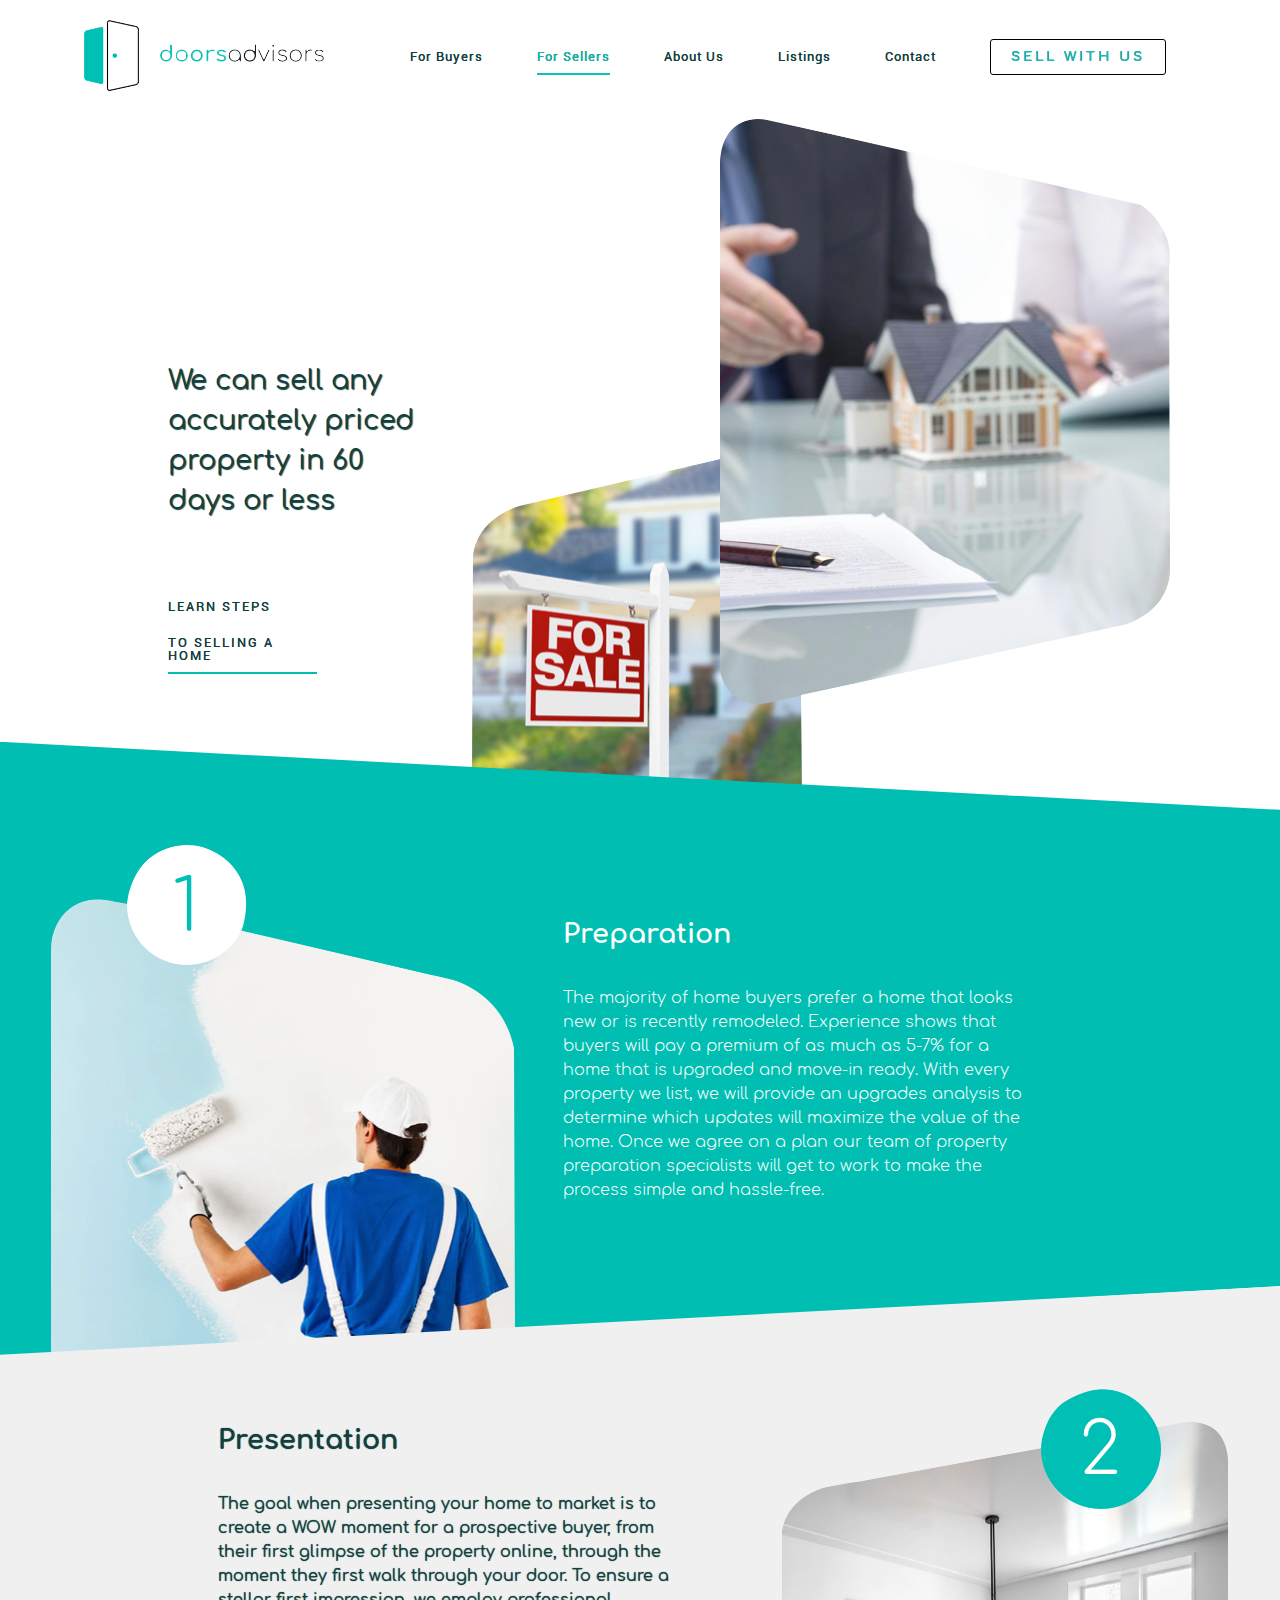
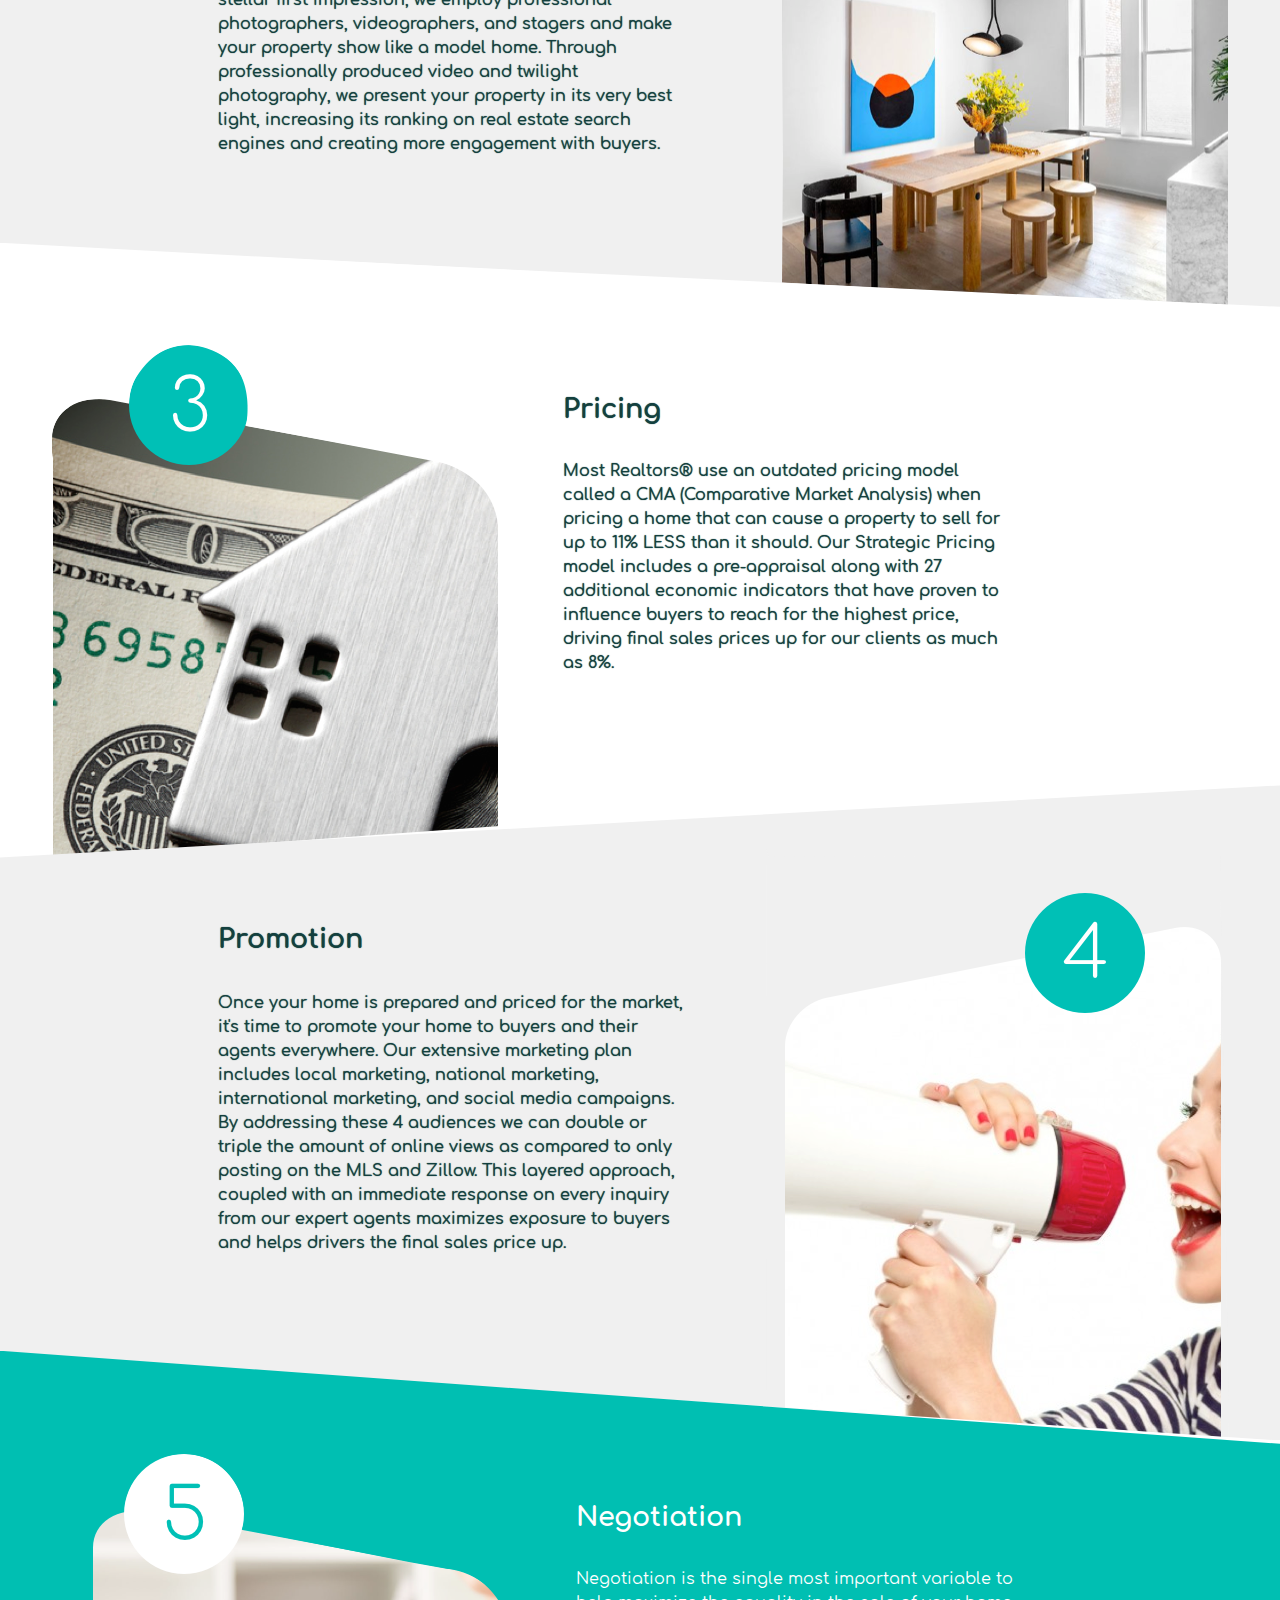
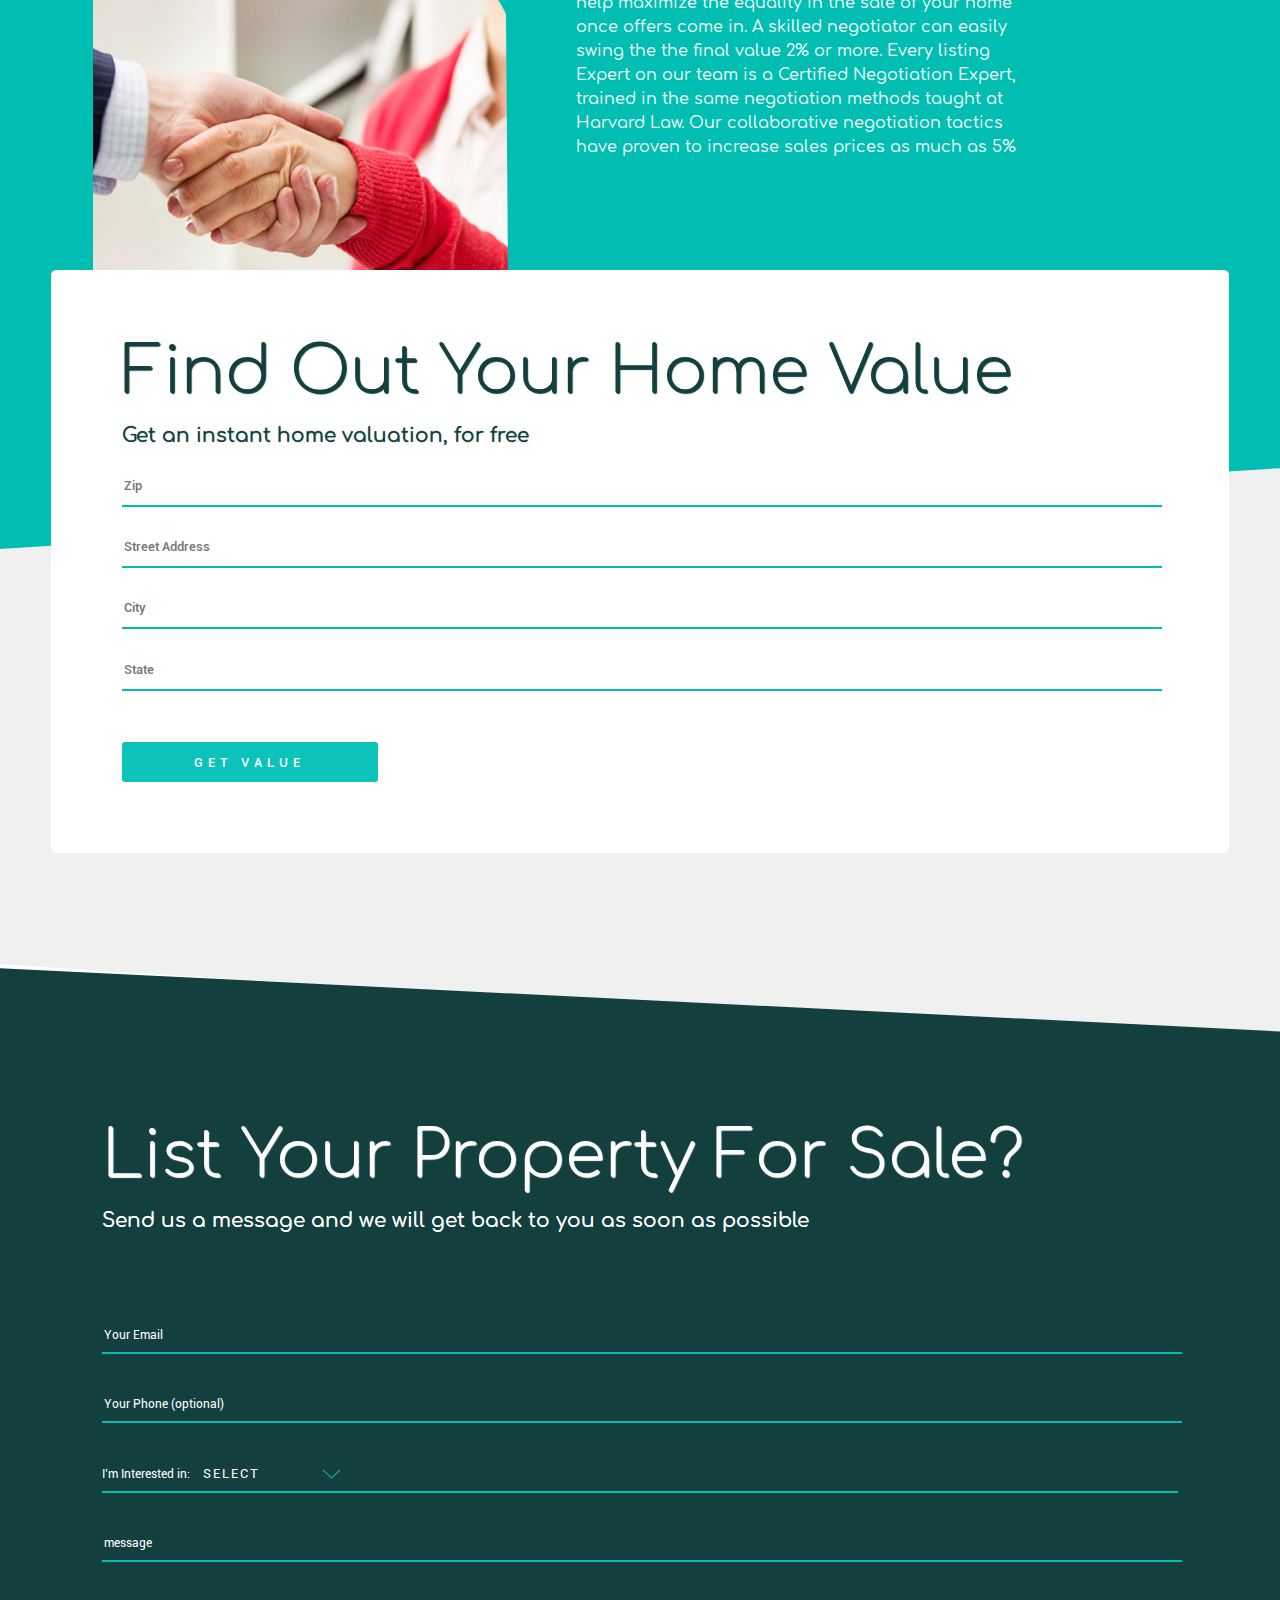
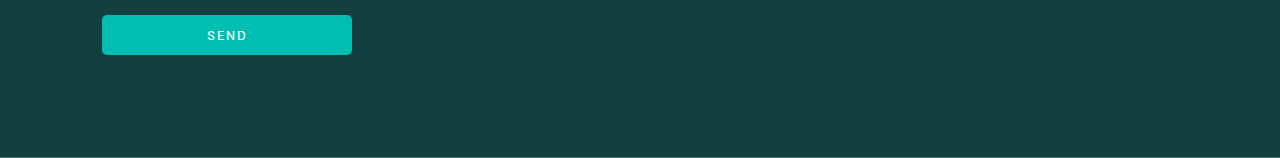
<file: seller.html>
<!DOCTYPE html>
<html lang="en">
<head>
    <meta charset="UTF-8">
    <meta name="viewport" content="width=device-width, initial-scale=1.0">
    <meta http-equiv="X-UA-Compatible" content="ie=edge">   

    <!-- reset css -->
    <link rel="stylesheet" href="./assets/css/reset.css">

    <!-- styles --> 
    <link rel="stylesheet" href="./assets/css/seller.css"> 
    <link rel="stylesheet" href="./assets/css/index.css"> 
    <link href="https://stackpath.bootstrapcdn.com/font-awesome/4.7.0/css/font-awesome.min.css" rel="stylesheet">

    <title>Doors Advisors</title>

     <!-- js links -->
     <script type="text/javascript" src="https://code.jquery.com/jquery-3.3.1.js"></script>
     <script src="./js/main.js"></script> 
</head>
<body>
    <div class="seller__container">

            <!-- header section starts here-->
            <div class="sellerHeader">
                <h1 class="sellerHeader__logoH1">
                    <a href="index.html" class="sellerHeader__logo" title="logo"></a>
                </h1>
                <div class="sellerHeader__toggle">
                    <div class="sellerHeader__menu"><i class="fa fa-bars" aria-hidden="true"></i></div>
                </div>
                    <ul class="sellerHeader__list">
                        <li class="sellerHeader__listItem">
                            <a href="buyer.html" class="sellerHeader__listLink" title="buyers">For Buyers</a>
                        </li>
                        <li class="sellerHeader__listItem sellerBorBot">
                            <a href="seller.html" class="sellerHeader__listLink" id="sellerCol" title="Sellers">For Sellers</a>
                        </li>
                        <li class="sellerHeader__listItem">
                            <a href="#aboutUs" class="sellerHeader__listLink" title="aboutUs">About Us</a>
                        </li>
                        <li class="sellerHeader__listItem">
                            <a href="#Listings" class="sellerHeader__listLink" title="Listings">Listings</a>
                        </li>
                        <li class="sellerHeader__listItem">
                            <a href="#cntseller" class="sellerHeader__listLink" title="Contact">Contact</a>
                        </li>
                        <li class="sellerHeader__listItem workBtn">
                            <a href="#workwithus" class="sellerHeader__listLink workwithus" title="workwithus">Sell with us</a>
                        </li>
                    </ul>
            </div>
    </div>
            <!--// header section starts here-->

            <div class="clear"></div>

              <!--// banner section starts here-->
     <div class="seller__container">
        <div class="bannercontent">
            <p class="bannercontent1">We can sell any accurately priced property in 60 days or less</p>
             <p class="bannercontent2"> LEARN STEPS </p>
             <p class="bannercontent3">TO SELLING A HOME </p>
        </div>
        <img src="./assets/images/sellerBanner.png"  class="bannerimage" alt="bannerimage" />
</div>
<div class="clear"></div>
<!--// banner section ends here-->
<!--// prepartion section starts here-->
<div class="prepartion">
        <img src="./assets/images/img-23.png"  class="prepartionimage" alt="prepartionimage" />
        <div class="prepartionpara">
          <h2 class="prepartionheading">  Preparation </h2>
          <p class="prepartioncontent">The majority of home buyers prefer a home that looks new or is recently remodeled. Experience shows that buyers will pay a premium of as much as 5-7% for a home that is upgraded and move-in ready. With every property we list, we will provide an upgrades analysis to determine which updates will maximize the value of the home. Once we agree on a plan our team of property preparation specialists will get to work to make the process simple and hassle-free.</p>    
        </div>
</div>
<!--// prepartion section ends here-->
<!--// prsentation section starts here-->
<div class="presentation">
     <div class="presentationpara">
          <h2 class="presentationheading">  Presentation</h2>
          <p class="presentationcontent">The goal when presenting your home to market is to create a WOW moment for a prospective buyer, from their first glimpse of the property online, through the moment they first walk through your door. To ensure a stellar first impression, we employ professional photographers, videographers, and stagers and make your property show like a model home. Through professionally produced video and twilight photography, we present your property in its very best light, increasing its ranking on real estate search engines and creating more engagement with buyers.</p>    
        </div>
        <img src="./assets/images/img-24.png"  class="presentationimage" alt="presentationimage" />
</div>
<!--// prsentation section ends here-->
<!--// pricing section starts here-->
<div class="pricing">
        <img src="./assets/images/img-25.png"  class="pricingimage" alt="pricingimage" />
        <div class="pricingpara">
          <h2 class="pricingheading">  Pricing </h2>
          <p class="pricingcontent">Most Realtors&reg; use an outdated pricing model called a CMA (Comparative Market Analysis) when pricing a home that can cause a property to sell for up to 11% LESS than it should. Our Strategic Pricing model includes a pre-appraisal along with 27 additional economic indicators that have proven to influence buyers to reach for the highest price, driving final sales prices up for our clients as much as 8%.</p>    
        </div>
</div>
<!--// pricing section ends here-->
<!--// promotion section starts here-->
 <div class="promotion">
     <div class="promotionpara">
          <h2 class="promotionheading">Promotion</h2>
          <p class="promotioncontent">Once your home is prepared and priced for the market, it's time to promote your home to buyers and their agents everywhere. Our extensive marketing plan includes local marketing, national marketing, international marketing, and social media campaigns. By addressing these 4 audiences we can double or triple the amount of online views as compared to only posting on the MLS and Zillow. This layered approach, coupled with an immediate response on every inquiry from our expert agents maximizes exposure to buyers and helps drivers the final sales price up.</p>    
        </div>
        <img src="./assets/images/img-26.png"  class="promotionimage" alt="promotionimage" />
</div>
<!--// promotion section ends here-->
<!--// negotiation section starts here-->
 <div class="negotiation">
        <img src="./assets/images/img-27.png"  class="negotiationimage" alt="negotiationimage" />
        <div class="negotiationpara">
          <h2 class="negotiationheading"> Negotiation </h2>
          <p class="negotiationcontent">Negotiation is the single most important variable to help maximize the equality in the sale of your home once offers come in. A skilled negotiator can easily swing the the final value 2% or more. Every listing Expert on our team is a Certified Negotiation Expert, trained in the same negotiation methods taught at Harvard Law. Our collaborative negotiation tactics have proven to increase sales prices as much as 5%</p>    
        </div>
</div>
<!--// negotiation section ends here-->

    <!--Find out home value section starts here-->
        <div class="findOut">
            <div class="findOut__content">
                <h2 class="findOut__heading">Find Out Your Home Value</h2>
                <p class="findOut__para">Get an instant home valuation, for free</p>
                  <input type="number" placeholder="Zip" class="findOut__input" id="zip" />
                  <input type="text" placeholder="Street Address" class="findOut__input" id="street" />
                  <input type="text" placeholder="City" class="findOut__input" id="city"/>
                  <input type="text" placeholder="State" class="findOut__input" id="state"/>
                    <p class='findoutForm1__errMsg' id="errzip" style="display:none;">please enter the Zip code</p> 
                    <p class='findoutForm1__errMsg' id="errstreet" style="display:none;">please enter the Address</p> 
                    <p class='findoutForm1__errMsg' id="errcity" style="display:none;">please enterthe city</p>
                    <p class='findoutForm1__errMsg' id="errstate" style="display:none;">please enter the state</p>
                    <p class='findoutForm1__successmsg' id="success2" style="display:none;">Thank you for showing interset.</p>
                <input type="button" value="get value" onclick="Submit2()" class="findOut__button" />
            </div>
        </div>
    <!--//Find out home value section ends here-->
    
    <!--emptyClip section starts here-->
    <div class="emptyClip">

    </div>
    <!--//emptyClip section ends here-->


    <!--// form  section starts here-->
    <div class="sellerForm" id="cntseller">
        <p class="sellerForm__heading">List Your Property For Sale?</p>
       <p class="sellerForm__subheading"> Send us a message and we will get back to you as soon as possible</p>
       <input type="text" name="email" placeholder="Your Email" class="sellerForm__input" id="email">
       <input type="number" name="Phoneno" placeholder="Your Phone (optional)" class="sellerForm__input" id="phoneno">
       <div class="sellerForm__input">
        <span class="sellerForm__interested">I’m Interested in: </span>
         <select class="sellerForm__dropDown sellerSelect__bgArrow" id="select">
                <option value="">select</option> 
                <option value="2">Selling Home</option>
                <option value="3">Buying Home</option>
        </select> 
       </div>
       <input type="text" name="message" placeholder="message" id="message" class="sellerForm__input">
       <p class='sellerForm__errMsg' id="errEmail" style="display:none;"   >please enter the email</p> 
        <p class='sellerForm__errMsg' id="errphoneno" style="display:none;">please enter the phoneno</p> 
        <p class='sellerForm__errMsg' id="errDropDown" style="display:none;">please select the dropdown list</p>
        <p class='sellerForm__errMsg' id="errmsg" style="display:none;">please enter the message</p>
        <p class='sellerForm__sucessmsg' id="success" style="display:none;">Thank you for showing interset.</p>
       <button class="sellerForm__button" onclick="Submit()">send</button>


    </div>
<!--// form  section ends here-->

 
</body>
</html>
</file>
<file: assets/css/index.css>
@font-face{
    font-family:Roboto-Medium ;
    src: url(../fonts/Roboto-Medium.ttf);
}
@font-face{
    font-family: roboto-regular;
    src: url(../fonts/Roboto-Regular.ttf),url(../fonts/Roboto-Regular.woff);
  }
@font-face{
    font-family:Comfortaa-Light ;
    src: url(../fonts/Comfortaa-Light.ttf);
}

@font-face {
    font-family: comfortaa-regular;
    src: url(../fonts/Comfortaa-Regular.ttf),url(../fonts/Comfortaa-Regular.woff);
  }
  
@font-face{
    font-family:Comfortaa-Bold;
    src: url(../fonts/Comfortaa-Bold.ttf);
}

.index__container,.buyer__container,.seller__container{
    width: 90%;
    margin: 0 auto; 
}
.listingHeader {
    overflow: hidden;
}
/* header style starts here */
.listingHeader__logoH1,.buyerHeader__logoH1,.sellerHeader__logoH1{
    width: 250px;
    height: 75px;
    float: left;
    margin: 20px 0 0 20px;
}
.listingHeader__logo,.buyerHeader__logo,.sellerHeader__logo {
    background: url('../images/logo.png') no-repeat;
    float: left;
    width: 100%;
    height: 100%;
    text-indent: -99999em;
}

.listingHeader__list,.buyerHeader__list,.sellerHeader__list{
    float:  right; 
    font-family:Roboto-Medium ;
    font-size: 12px;
    letter-spacing: 1px;
}
.listingHeader__listItem,.buyerHeader__listItem,.sellerHeader__listItem{
    display: inline-block;
    margin-right: 50px;
    margin-top: 50px;
}

.listingHeader__listLink,.buyerHeader__listLink,.sellerHeader__listLink{
    text-decoration: none;
    color: #13403e; 
    font-family:Roboto-regular;
    font-size: 13px;
    text-shadow: 0px 0px 0px #13403e;
}

.listingHeader__listItem:hover,.buyerHeader__listItem:hover,.sellerHeader__listItem:hover{ 
    border-bottom: 2px solid #0cc2b9;
    padding-bottom: 10px;
}
.listingHeader__listLink:hover,.buyerHeader__listLink:hover,.sellerHeader__listLink:hover {
color: #00bfb2;
}

.workwithus{
    font-family: Comfortaa-Bold;
    text-transform: uppercase;
    color: #0cc2b9;
    border: 1px solid #000000; 
    padding: 10px 20px;
    border-radius: 3px;
    letter-spacing: 3px;
}

.workwithus:hover{
    border: 1px solid #0cc2b9; 
    background-color: #0cc2b9;
    color: #fff;
}


.listingHeader__toggle,.buyerHeader__toggle,.sellerHeader__toggle{
    width: 100%;
    padding: 10px 20px; 
    text-align: right;
    box-sizing: border-box; 
    font-size: 30px;
    display: none;
}

/* // header style ends here */ 

.clear{
    clear: both;
}

/* banner style starts here */

.banner{
    position: relative;
    overflow: hidden;
    height: 667px;
}
.banner__content{
    width: 35%;
    font-family: Comfortaa-regular;
    padding: 20% 0 0 8%;
    line-height: 40px;
    font-size: 28px;
    float: left; 
    text-shadow: 1px 1px 1px #13403e;
}

.banner__image{
    width: 65%; 
    position: absolute;
    top: 5%;
    left: 31%;
}

.banner__Img{
    width: 98%;
}

.banner__whatWeDoLink{
    color: #13403e;
    border-bottom:2px solid #0cc2b9;
    text-decoration: none;
    font-size: 11px;
    padding-bottom: 5px;
    text-transform: uppercase;
    letter-spacing: 2px;
    text-shadow: 0px 0px 0px #13403e;
    font-family: comfortaa-bold;
} 

.banner__whatWeDoLink:hover{
    cursor: pointer;
    color:#0cc2b9;
}

.banner__contentMarBot{
    margin-bottom: 10%;
}
/* // banner style starts here */

/* We are to help you section style starts here*/
.weAreToHelpYou{
    background-color: #00bfb2;
    margin-top: 11.8%;
    padding-bottom: 22%;
    position: relative;
    clip-path: polygon(0 0, 100% 12%, 100% 88%, 0% 100%);
    margin-top: -110px;
}

.weAreToHelpYou__heading{
    color: #fff;
    font-size: 70px;
    font-family: Comfortaa-Light;
    padding: 10% 0 2% 8%;
}

.weAreToHelpYou__Info{
    display: flex;
    font-family: Comfortaa-Light;
    margin: 3% 3%;
    color: #fff;
    padding: 0% 0% 0% 5%;
}

.weAreToHelpYou__EvaluateProperty,.weAreToHelpYou__FindProperty,.weAreToHelpYou__SaleProperty{
    flex: 1;
}

.weAreToHelpYou__BgCol{
    height: 85px;
    width: 85px;
    border-radius: 50%;
    background-color: #fff;
}

.weAreToHelpYou__Img{
    height: 50px;
    width: 50px;
    margin-left: 17px;
    margin-top: 17px;
}

.weAreToHelpYou__header{
    margin-top: 5%;
    margin-bottom: 5%;
    font-size: 18px;
    font-family: Comfortaa-Bold;
}

.weAreToHelpYou__content{
    margin-bottom: 10%;
    font-size: 15px;
    padding-right: 25%;
    line-height: 20px;
}

.weAreToHelpYou__link{
    text-decoration: none;
    text-transform: uppercase;
    font-size: 12px;
    color: #000;
    padding-bottom: 5px;
    border-bottom: 2px solid #7eded7;
    font-family: Comfortaa-Bold;

}

.weAreToHelpYou__link:hover{
    color: #fff;
}
/* We are to help you section style ends here*/


/* we believe section style starts here */
.weBelieve{  
    background-color: #fff;
    position: absolute; 
    width: 90%;
    border-radius: 5px;
    margin: 0 auto; 
    z-index: 2;
    left: 5%;
    margin-top: -17%;
}

.weBelieve__heading{
    font-size: 65px;
    padding: 7% 0% 0 3%;
    font-family: Comfortaa-Light;
    text-shadow: 0px 0px 1px #13403e;
}

.weBelieve__cont{
    font-size: 16px;
    line-height: 25px;
    padding: 5% 0 5% 24%;
    font-family: Comfortaa-regular;
    text-shadow: 0px 0px 0px #13403e;
}
/* //we believe section style ends here */

/* whatOurClientSay section style starts here */
#width100{
    width: 100%;
}
.whatOurClientSay{
    background-color: #f0f0f0;
    width: 100%;
    padding-top: 27%;
    padding-bottom: 15%; 
    margin-top: -7.5%; 
    clip-path: polygon(0 9%, 100% 0, 100% 100%, 0 88%);
}

.whatOurClientSay__heading{
    font-size: 30px;
    font-family: Comfortaa-Bold;
    border-bottom: 2px solid #0cc2b9;
    padding-bottom: 5px;
    margin-left: 12%;
    display: inline;
}

/* .whatOurClientSay__borBot{
    border-bottom: 2px solid #0cc2b9;
} */

.whatOurClientSay__clientInfo{
    display: flex;
    margin-top: 10%;
}

.whatOurClientSay__clientInfo--client1{
    flex: 1;
    margin-right: 5%;
    background-color: #fff;
    border-radius: 5px;
    position: relative;
}

.whatOurClientSay__clientInfo--client1Pic{
    position: absolute;
    top: -8%;
    left: 5%;
    height: 100px;
    width: 100px;
    border-radius: 50%;
}

.whatOurClientSay__clientInfo--client1Img{
    height: 100px;
    width: 100px;
    border-radius: 50%;
}

.whatOurClientSay__clientInfo--client1Name, .whatOurClientSay__clientInfo--client1NickName{
    color: #0cc2b9; 
    font-family:Roboto-Medium ; 
    /* font-family: roboto-regular; */
    margin-left: 32%;
    /* float: right;   */
}

.whatOurClientSay__clientInfo--client1NickName{
    letter-spacing: 5px;
    color: #958e8e;
}

.whatOurClientSay__clientInfo--client1Name{
    margin: 10% 0% 0% 32%;
    padding :20px 0px 0px 0px ;
    font-family:Roboto-Medium ;
}
.marTopft{
    margin-top: 2%;
}

.whatOurClientSay__clientInfo--client1Opinion{
    font-family: Comfortaa-Bold;
    padding: 7% 10% 10% 10%;
    line-height: 25px;
}
.whatOurClientSay__borBot{
    margin-bottom: 55px;
}

/* //whatOurClientSay section style ends here */

/* Our listing style starts here */
.indexOurListings__heading,.buyerOurListings__heading{
    margin-left: 12%;
    font-size: 30px;
    font-family: Comfortaa-Bold;
    border-bottom: 2px solid #00bfb2;
    padding-bottom: 5px;
    text-shadow: 0px 0px 0px #ffffff;
    display: inline;
}

.indexOurListings__ImgGallery,.buyerOurListings__ImgGallery{
    width: 100%;
    margin: 0 auto;
    margin-top: 5%;
}

.indexOurListings__ImgGalleryRow1,.buyerOurListings__ImgGalleryRow1{
    margin: 0 auto;
    width: 95%;
}

.indexOurListings__ImgGalleryRow1Pic1,.buyerOurListings__ImgGalleryRow1Pic1{
    margin: 15px;
    float: left;
    position: relative;
}

.indexOurListings__ImgGalleryRow1Img1,.buyerOurListings__ImgGalleryRow1Img1{
    height: 290px;
    width: auto;
}

.indexOurListings__ImgGalleryRow1Cont,.buyerOurListings__ImgGalleryRow1Cont{
    position: absolute;
    color: #fff;
    bottom: 10%;
    left: 8%; 
    letter-spacing: 1px;
}

.indexOurListings__ImgGalleryRow1ContHead,.buyerOurListings__ImgGalleryRow1ContHead{ 
    font-family:Roboto-Medium ;
    word-spacing: 6px;
    font-size: 15px;
}

.indexOurListings__ImgGalleryRow1ContPara,.buyerOurListings__ImgGalleryRow1ContPara{ 
    font-family: comfortaa-regular;
    font-size: 13px;
    margin-top: 4%;
}
/* //Our listing style endss here */

/* pagination style starts here */
/* .listing__pagination,.buyer__pagination{
    width: 50%;
    margin: 0px auto;
    overflow: hidden;
    padding: 50px 0px 10px 0px;
}
.listingPagination__link,.buyerPagination__link{
    float: left;
    width: 6%;
    text-decoration: none;
    border: 2px solid #ffffff;
    border-radius: 50%;
    text-align: center;
    padding: 12px 0px;
    color: #13403e;
}
.listingPagination__link:hover,.buyerPagination__link:hover, .buyerPagination__link:active{
    border: 2px solid #25cac1;
    border-radius: 50%;
}
.listing__pagination .active,.buyer__pagination .active{
    border: 2px solid #25cac1;
    border-radius: 50%;
}
.listingPagination__bgArrow,.buyerPagination__bgArrow{
    float: left;
    width: 30px;
    height: 30px;
    text-indent: -99999em;
    padding-top: 10px;
}
.lt--bgArrow{
    background: url(../images/pagination-left-arrow.png) no-repeat left;
    background-size: 12px 20px;
}
.rt--bgArrow{
    background: url(../images/pagination-right-arrow.png) no-repeat right;
    background-size: 12px 20px;
    padding-left: 20px;
}
.listingPagination__span,.buyerPagination__span{
    float: left;
    padding: 0px 5px;
    font-size: 30px;
} */


#pagination{
    padding-top: 5%;
    width: 39%;
    margin: 0 auto;
}
#pagination a, #pagination i {
    display: inline-block;
    vertical-align: middle;
    width: 37px;
    text-align: center;
    font-size: 30px;
}

#pagination a {
      font-size: 26px;
    cursor: pointer;
        color: #13403e;
}
#pagination i {
    margin: 0 3px 0 3px;
      font-size: 30px;
}
#pagination a.current {
    border: 1px solid #25cac1;
    background-color: #fff;
    border-radius: 50%;
}
/* //pagination style ends here */


/* // form section starts here */ 
.indexForm,.buyerForm{
    background-color: #13403e;
    clip-path: polygon(0 18%, 100% 0, 100% 100%, 0 100%);
    padding: 8% 10% 10% 10%;
}
.indexForm__heading,.buyerForm__heading{
    color: #fff;
    font-size: 65px;
    padding-bottom: 2%;
    font-family: comfortaa-light;
    padding-top: 10%;
}
.indexForm__subheading,.buyerForm__subheading,.sellerForm__subheading{
    color: #fff;
    font-size: 20px;
    padding-bottom: 5%;
    font-family: Comfortaa-regular;
    text-shadow: 0px 0px 0px #ffffff;
}
.indexForm__input,.buyerForm__input,.sellerForm__input{
    outline: none;
    padding-bottom: 10px;
    border-top: none;
    border-left: none;
    border-right: none;
    background-color: #13403e;
    width: 100%;
    border-bottom: 2px solid #00bfb2;   
    color: #fff;
    padding-top: 4%;    
    font-family: roboto-regular;
    font-size: 12px;
}
.indexForm__input::placeholder,.buyerForm__input::placeholder,.sellerForm__input::placeholder {
  color: #fff;
  opacity: 1; 
  font-family: roboto-regular;
}
.indexForm__dropDown,.buyerForm__dropDown,.sellerForm__dropDown{
    background-color: #13403e;
    outline: none;
    color: #fff;
    font-family: roboto-regular;
    font-size: 13px;
    text-transform: uppercase;
    letter-spacing: 2px;
    width: 13%; 
}
.indexSelect__bgArrow,.buyerSelect__bgArrow,.sellerSelect__bgArrow{
    background: url('../images/select-down-arrow.png') no-repeat;
    background-position: 120px 3px;
    background-color: #13403e;
}
.indexForm__interested,.buyerForm__interested,.sellerForm__interested{
    margin-right: 10px;
}
.indexForm__button,.buyerForm__button,.sellerForm__button{
    background-color: #00bfb2;
    width: 250px;
    height: 40px;
    margin-top: 5%;
    color: #fff;
        font-family: roboto-regular;
    font-size: 13px;
    text-transform: uppercase;
    letter-spacing: 2px;
    border: none;
    border-radius: 5px;
}
.indexForm__button:hover,.buyerForm__button:hover,.sellerForm__button:hover{
    cursor: pointer;
    background-color: #ffffff; 
    color: #00bfb2;
}
.indexForm__errMsg,.buyerForm__errMsg,.sellerForm__errMsg{
    font-family: Roboto-Medium ;
    font-size: 16px;
    color: red;
    padding-top: 5px;
    padding-bottom: 5px;
}
.indexForm__sucessmsg,.buyerForm__sucessmsg,.sellerForm__sucessmsg{
    color: green;
     font-family: Roboto-Medium ;
    font-size: 18px;
     padding-top: 5px;
    padding-bottom: 5px;
}
input[type=number]::-webkit-inner-spin-button,
input[type=number]::-webkit-outer-spin-button {
   -webkit-appearance: none;
   -moz-appearance: none;
   appearance: none;
   margin: 0;
}

/* // form section ends here */ 

/* media query for the screen 1200px */
@media (max-width: 1200px) {
    .listingHeader__logoH1, .buyerHeader__logoH1, .sellerHeader__logoH1 {
        width: 220px;
        height: 68px; 
        margin: 25px 0 0 20px;
    }
    .listingHeader__logo, .buyerHeader__logo, .sellerHeader__logo {   
        background-size: 98%;
    }
    .listingHeader__listItem, .buyerHeader__listItem, .sellerHeader__listItem { 
        margin-right: 30px; 
    }
    .banner__content { 
        font-size: 25px; 
    }
    .banner__whatWeDoLink { 
        font-size: 10px; 
    }
    .banner__Img{
        width: 95%;
    }
    .banner__image { 
        top: 50px;
        left: 350px;
    }
    .weAreToHelpYou {   
        clip-path: polygon(0 0, 100% 12%, 100% 90%, 0% 100%);
        margin-top: -170px;
    }
    .weAreToHelpYou__heading { 
        font-size: 60px; 
    }
    .werbtmbdr2{
        padding-bottom: 6%;
    }
    .weBelieve__heading {
        font-size: 55px; 
    }
    .weBelieve__cont {
        font-size: 15px; 
    }
    .whatOurClientSay { 
        padding-top: 27%; 
    }
    .whatOurClientSay__heading {
        font-size: 25px; 
    }
    .indexOurListings__heading, .buyerOurListings__heading { 
        font-size: 25px; 
    }
    .indexOurListings__ImgGalleryRow1Img1, .buyerOurListings__ImgGalleryRow1Img1 {
        height: 256px; 
    }
    .indexOurListings__ImgGalleryRow1ContHead, .buyerOurListings__ImgGalleryRow1ContHead { 
        font-size: 14px;
    }
    .indexOurListings__ImgGalleryRow1ContPara, .buyerOurListings__ImgGalleryRow1ContPara { 
        font-size: 12px;
        margin-top: 3%;
    }
    #pagination { 
        width: 45%; 
    }
    .indexForm__heading, .buyerForm__heading { 
        font-size: 60px; 
    }
    .indexForm__subheading, .buyerForm__subheading, .sellerForm__subheading { 
        font-size: 18px; 
    }
    .indexSelect__bgArrow, .buyerSelect__bgArrow, .sellerSelect__bgArrow { 
        background-position: 108px 2px; 
    }
    .indexForm__dropDown, .buyerForm__dropDown, .sellerForm__dropDown { 
        font-size: 12px; 
    }
}
/* //media query for the screen 1200px */

/* media query for the screen  992px */
@media (max-width: 992px) {
    .listingHeader__logoH1, .buyerHeader__logoH1, .sellerHeader__logoH1 {
    margin: 21px 0 0 0px;
    }
    .listingHeader__listItem, .buyerHeader__listItem, .sellerHeader__listItem {
    margin-right: 15px;
    }
    .banner__content {
    width: 37%;}
    .weAreToHelpYou {
    margin-top: -257px;
}
.weAreToHelpYou__EvaluateProperty, .weAreToHelpYou__FindProperty, .weAreToHelpYou__SaleProperty {
    padding-right: 10px;
}
.weAreToHelpYou__content {
    font-size: 14px;
    padding-right: 0%;
}
.werbtmbdr2 {
    padding-bottom: 1%;
}   
.weBelieve__heading {
    font-size: 45px;
}
.weBelieve__cont{
    padding: 5% 0 5% 21%;
}
.indexOurListings__ImgGalleryRow1Img1, .buyerOurListings__ImgGalleryRow1Img1 {
    height: 208px;
}
.indexOurListings__ImgGalleryRow1ContHead, .buyerOurListings__ImgGalleryRow1ContHead {
    font-size: 13px;
}
#pagination {
    width: 54%;
}
.indexForm__heading, .buyerForm__heading {
    font-size: 50px;
}
.indexForm__subheading, .buyerForm__subheading, .sellerForm__subheading {
    font-size: 17px;
}
.indexSelect__bgArrow, .buyerSelect__bgArrow, .sellerSelect__bgArrow {
    background-position: 110px 2px;
}
.indexForm__dropDown, .buyerForm__dropDown, .sellerForm__dropDown {
    font-size: 12px;
    width: 16%;
}




}
/* //media query for the screen 992px */

/* tab view media queries starts here */
@media (max-width: 768px) {
    /*header section */
    .listingHeader__toggle,.buyerHeader__toggle,.sellerHeader__toggle{
        display: block;
    }

    .listingHeader__list,.buyerHeader__list,.sellerHeader__list{
        width: 80%; 
        display: none;
        margin-top: -5%;
        margin-right: 4%;
    }

    .listingHeader__listItem,.buyerHeader__listItem,.sellerHeader__listItem{
        display: block;
        text-align: center;
        margin-top: 35px;
        margin-right: 0px;
    }

    .listingHeader__logoH1,.buyerHeader__logoH1,.sellerHeader__logoH1{
        width: 265px;
        height: 80px; 
    }

    .listingHeader__logo,.buyerHeader__logo,.sellerHeader__logo { 
        background-size: 220px; 
        height: 95%; 
    }

    .listingHeader__menu,.buyerHeader__menu,.sellerHeader__menu{
        margin-top: 3%;
    }

    .workBtn:hover{
        border: none;
    }

    /*  //header section */

    /* banner section */
    .banner__content {
        width: 35%; 
        padding: 15% 0 0 10%;
        line-height: 30px;
        font-size: 18px; 
    }
    .banner__contentMarBot {
        margin-bottom: 2%;
    }
    .banner__whatWeDoLink { 
        font-size: 10px;
        padding-bottom: 5px; 
        letter-spacing: 1px;
    }
    .banner__image {
        width: 50%;  
        top: 40px;
        left: 220px;
    }
    .banner__Img{
        height: 330px;
        width: auto;
    }
    /* //banner section */

    /* we are to help section */
    .weAreToHelpYou{
        margin-top: -46%;
        clip-path: polygon(0 0, 100% 11%, 100% 88%, 0% 100%);
    }
    .weAreToHelpYou__heading {
        font-size: 35px;
        padding: 13% 0 2% 2%;
    }
    .weAreToHelpYou__header { 
        font-size: 15px;
    }
    .weAreToHelpYou__content { 
        font-size: 12px; 
    }
    .werbtmbdr2{ 
        padding-bottom: 37px;
    }
    .werbtmbdr1{
        padding-bottom: 20px;
    }
    /* //we are to help section */

    /* we believe */
    .weBelieve__heading {
        font-size: 40px; 
    }
    .weBelieve__cont {
        font-size: 12px; 
    }
    /* //we believe */

    /* what our client say */
    .whatOurClientSay { 
        margin-top: -10%; 
        clip-path: polygon(0 8%, 100% 0, 100% 100%, 0 88%);
        padding-top: 42%;
    }
    .whatOurClientSay__heading {
        font-size: 20px; 
    }
    .whatOurClientSay__clientInfo--client1Pic { 
        top: -5%; 
        height: 85px;
        width: 85px; 
    }
    .whatOurClientSay__clientInfo--client1Img {
        height: 85px;
        width: 85px; 
    }
    .whatOurClientSay__clientInfo--client1Name, .whatOurClientSay__clientInfo--client1NickName {
        margin-left: 35%; 
    }
    .whatOurClientSay__clientInfo--client1Opinion { 
        padding: 10% 10% 10% 10%;
        line-height: 20px;
        font-size: 12px;
    }
    /* //what our client say */


    /* ourListings */
     .ourListings{
      margin-top: 3%;
     } 
     .ourListings__heading{
     font-size:20px;
    }
     .ourListings__ImgGalleryRow1Img1{
    height: 166px;
     }
     .ourListings__ImgGalleryRow1Cont {
         word-spacing: 0px;
     }
     .ourListings__ImgGalleryRow1ContHead {
        font-size: 11px;
    }
    .ourListings__ImgGalleryRow1ContPara {
        font-size: 9px;
    }

    /* //ourListings */

    /* pagination */
    .listing__pagination, .buyer__pagination {
        width: 65%; 
    }
    .listingPagination__link, .buyerPagination__link { 
        padding: 7px 0px; 
    }
    .listingPagination__bgArrow, .buyerPagination__bgArrow { 
        padding-top: 0px;
    }
    .rt--bgArrow { 
        padding-left: 0px;
    }
    /* //pagination */

    /* form section */
    .indexForm, .buyerForm { 
        margin-top: 3%;
    }

    .indexForm__heading, .buyerForm__heading { 
        font-size: 40px; 
        padding-top: 15%;
    }
    .indexForm__subheading, .buyerForm__subheading, .sellerForm__subheading { 
        font-size: 15px; 
    }
    .indexForm__input, .buyerForm__input, .sellerForm__input { 
        font-size: 12px;
    }
    .indexForm__errMsg, .buyerForm__errMsg, .sellerForm__errMsg { 
        font-size: 14px; 
    }
    .indexForm__sucessmsg, .buyerForm__sucessmsg, .sellerForm__sucessmsg {
        font-size: 16px; 
    }
    /* //form section */


/* //tab view media queries ends here */


/* mobile vie media query starts here */

@media (max-width: 576px){
    /*header section */
    .listingHeader__toggle,.buyerHeader__toggle,.sellerHeader__toggle{
        display: block;
    }

    .listingHeader__list,.buyerHeader__list,.sellerHeader__list{
        width: 80%;
        float: right;
        display: none;
        margin-top: -5%;
        margin-right: 4%;
        padding-bottom: 5%;
    }

    .listingHeader__listItem,.buyerHeader__listItem,.sellerHeader__listItem{
        display: block;
        text-align: center;
        margin-top: 35px;
        margin-right: 0px;
    }
    .listingHeader__listLink, .buyerHeader__listLink, .sellerHeader__listLink {
        font-size: 10px;
    }

    .listingHeader__logoH1,.buyerHeader__logoH1,.sellerHeader__logoH1{
        width: 220px;
        height: 65px;
        float: left;
        margin: 20px 0 0 20px;
    }

    .listingHeader__logo,.buyerHeader__logo,.sellerHeader__logo {
        background: url(../images/logo.png) no-repeat;
        background-size: 200px;
        float: left;
        width: 95%;
        height: 95%;
        text-indent: -99999em;
    }

    .listingHeader__menu,.buyerHeader__menu,.sellerHeader__menu{
        margin-top: 5%;
    }

    .workBtn:hover{
        border: none;
    }

    /*  //header section */

    /* banner section */
    .banner { 
        height: 280px;
    }
    .banner__Img{
        height: 250px;
        width: auto;
    }
    .banner__image {
        width: 65%;
        position: absolute;
        top: 40px;
        left: 200px;
    }
    .banner__content {
        width: 35%; 
        padding: 20% 0 0 10%;
        line-height: 25px;
        font-size: 13px; 
    }
    .banner__whatWeDoLink {
        font-size: 8px;
    }
    /* // banner section */

    /* we are here to help you section */
    .weAreToHelpYou { 
        margin-top: -7%;
        padding-bottom: 30%; 
        clip-path: polygon(0 0, 100% 6%, 100% 90%, 0% 100%); 
    } 
    .weAreToHelpYou__heading { 
        font-size: 40px; 
        padding: 15% 0 2% 2%;
    }

    #mobView{
        display: block; 
        margin: 3% 4%; 
    }
    .weAreToHelpYou__EvaluateProperty,.weAreToHelpYou__FindProperty,.weAreToHelpYou__SaleProperty{ 
        margin-bottom: 10%;
    }
    .weAreToHelpYou__BgCol {
        float: left;
    }
    .weAreToHelpYou__header { 
        margin-bottom: 3%;
        font-size: 16px;
        margin-left: 30%;
    }
    .weAreToHelpYou__content {
        margin-bottom: 5%;
        font-size: 12px;
        margin-left: 30%;
    }
    .weAreToHelpYou__link { 
        font-size: 10px; 
        margin-left: 30%; 
    }
    /* we are here to help you section */

    /* we believe section */
    .weBelieve {
        margin-top: -30%;
    }
    .weBelieve__heading {
        font-size: 35px;
    }
    .weBelieve__cont {
        font-size: 9px;
        line-height: 15px;
        padding-left: 27%;
    }
    /* //we believe section */

    /* what out client say section */
    .whatOurClientSay { 
        padding-top: 30%;
        padding-bottom: 20%;
        margin-top: -16%; 
        clip-path: polygon(0 8%, 100% 0, 100% 100%, 0 88%);
    }


    #whatOurClientSay__mobView{
        display: block; 
    }

    .whatOurClientSay__clientInfo--client1 { 
        margin-bottom: 10%;
    }

    .whatOurClientSay__clientInfo--client1Pic { 
        top: -8%; 
        height: 90px;
        width: 90px; 
    }
    .whatOurClientSay__clientInfo--client1Img {
        height: 90px;
        width: 90px; 
    }
    .whatOurClientSay__clientInfo--client1Name { 
        padding-top: 4%;
    }
    .whatOurClientSay__clientInfo--client1Opinion { 
        line-height: 23px;
        font-size: 13px;
    } 
    /* what out client say section */

    /* our listings starts here */
    .indexOurListings__ImgGallery{
        display: none;
    }
    
    .ourListings__ImgGalleryRow1 { 
        width: 85%;
    }
    .ourListings__ImgGalleryRow1Img1 {
        height: 300px; 
        width: 100%;
    }
    /* //our listings ends here */

    /* pagination */
    #pagination{
        display:none;
    }
    /* .listing__pagination,.buyer__pagination { 
        width: 81%;
    }
    .listingPagination__link, .buyerPagination__link { 
        padding: 6px 0px; 
    }
    .listingPagination__bgArrow, .buyerPagination__bgArrow { 
        padding-top: 0px;
    }
    .rt--bgArrow { 
        padding-left: 0px;
    } */
    #pagination {
        width: 58%;
    }
    /* //pagination */

    /* form section */
    .indexForm, .buyerForm { 
        margin-top: 5%;
    }

    .indexForm__heading, .buyerForm__heading { 
        font-size: 30px; 
        padding-top: 15%;
    }
    .indexForm__subheading, .buyerForm__subheading, .sellerForm__subheading { 
        font-size: 10px; 
    }
    .indexForm__input, .buyerForm__input, .sellerForm__input { 
        font-size: 10px;
    }
    .indexForm__button, .buyerForm__button, .sellerForm__button {
        width: 100%;
        margin-top: 10%;
    }
    .indexSelect__bgArrow, .buyerSelect__bgArrow, .sellerSelect__bgArrow {
        background-size: 15px;
        background-position: 100px 2px;
        width: 25%;
        font-size: 9px;
    }
    .indexForm__errMsg, .buyerForm__errMsg, .sellerForm__errMsg { 
        font-size: 12px; 
    }
    .indexForm__sucessmsg, .buyerForm__sucessmsg, .sellerForm__sucessmsg { 
        font-size: 14px; 
    }
    /* //form section */


}

/* //mobile vie media query ends here */
</file>
<file: assets/css/carousal.css>
.jssorl-009-spin img {
            animation-name: jssorl-009-spin;
            animation-duration: 1.6s;
            animation-iteration-count: infinite;
            animation-timing-function: linear;
        }

        @keyframes jssorl-009-spin {
            from { transform: rotate(0deg); }
            to { transform: rotate(360deg); }
        }

       
.carousal__div1{
    position:relative;margin:0 auto;top:0px; 
    height:380px;overflow:hidden;visibility:hidden;margin-top: 2%;
}

.carousal__div3{
    cursor:default;position:relative;top:0px;
    left:-135px !important;
    width:1800px !important;
    height:380px;overflow:hidden;
	
}
</file>
<file: assets/css/buyer.css>
/* doors advisors css */
@font-face{
    font-family:Roboto-Medium ;
    src: url(../fonts/Roboto-Medium.ttf);
}
@font-face{
    font-family: roboto-regular;
    src: url(../fonts/Roboto-Regular.ttf),url(../fonts/Roboto-Regular.woff);
  }
@font-face{
    font-family:Comfortaa-Light ;
    src: url(../fonts/Comfortaa-Light.ttf);
}

@font-face {
    font-family: comfortaa-regular;
    src: url(../fonts/Comfortaa-Regular.ttf),url(../fonts/Comfortaa-Regular.woff);
  }
  
@font-face{
    font-family:Comfortaa-Bold;
    src: url(../fonts/Comfortaa-Bold.ttf);
}

.clear{
    clear: both;
}

/* header style starts here*/
.buyerBorBot{
    border-bottom: 2px solid #0cc2b9;
    padding-bottom: 10px;
    color: #00bfb2;
  }
  #buyerCol{
    color: #00bfb2;
  }
  /* header style ends here  */
 
/* // banner style starts here */ 
.bannerimage{
    float: right;
    padding-top: 5%;
  }
.bannercontent{
    float: left;
    width: 25%;
    padding-top: 18%;
  }
.bannercontent1{
    font-size: 30px;
    width: 120%;
    padding-top: 10%;
    margin-left: 34%;
    font-family: comfortaa-regular;
    line-height: 40px;
    color: #13403e;
    text-shadow: 1px 1px 1px #13403e;
}
  .bannercontent2{
      padding-top: 25%;
      margin-left: 34%;
      font-size: 11px;  
      font-family: Comfortaa-bold;
      letter-spacing: 2px;
      text-transform: uppercase;
      color: #13403e;
      text-shadow: 0px 0px 0px #13403e;
  }
  .bannercontent3{
      font-size: 11px;
      padding-top: 5%;
      margin-left: 34%;
      border-bottom: 2px solid #00bfb2;
      width: 50%;
      padding-bottom: 5px;
      font-family: Comfortaa-bold;
      letter-spacing: 2px;
      text-transform: uppercase;
      color: #13403e;
      text-shadow: 0px 0px 0px #13403e;
  }
  .bannercontent3:hover{
    color: #00bfb2;
    cursor: pointer;
  }
  /* // banner style ends here */
  /* // conduct section starts here */ 
  .conduct{
      width: 100%;
      background-color: #00bfb2;
      height: auto;
      clip-path: polygon(0 0, 100% 13%, 100% 80%, 0% 100%);
      margin-top: -5%;
      overflow: auto;
      padding-bottom: 12%;
      display: inline-block;
  }
  .conductimage{
      padding-top: 12%;
      margin-left: 12%;
      float: left;
      width: 22%;
  }
  .conductheading{
    font-size: 27px;
    font-family: comfortaa-bold;
      margin-bottom: 8%;
  }
  .conductpara{
    float: right;
    width: 38%;
    padding-top: 12%;
    color: #fff;
    margin-right: 20%;
  }
  .conductcontent{
    font-size: 16px;
    font-family: comfortaa-light;
    line-height: 23px;
      }
  /* // conduct section ends here */ 
   /* //  finances section starts here */ 
  .finances{
      background-color: #f0f0f0;
      overflow: auto;
      margin-top: -9%;
      clip-path: polygon(0 18%, 100% 0, 100% 100%, 0 90%);
      padding-bottom: 10%
  }
  .financespara{
      float: left;
      padding-top: 15%;
      margin-left: 20%;
      width: 37%;
      color: #13403e;
  }
  .financesheading{
      font-size: 27px;
      font-family: comfortaa-bold;
      margin-bottom: 8%;
  }
  .financescontent{
      font-size: 16px;
      font-family: comfortaa-bold;
      line-height: 23px;
      color: #13403e;
  }
  .financesimage{
      float: right;
      padding-top:15%;
      margin-right: 10%;
  }
     /* //finances section ends here */ 
  
     /* // home  section starts here */ 
  .home {
      width: 100%;
      background-color: #fff;
      height: auto;
      clip-path: polygon(0 0, 100% 11%, 100% 85%, 0% 100%);
      margin-top: -5%;
      overflow: auto;
      padding-bottom: 15%;
  }
  .homeimage{
      padding-top: 8%;
      margin-left: 14%;
      float: left;
  }
  .homeheading{
      font-size: 27px;
      font-family: comfortaa-bold;
      margin-bottom: 8%;
  }
  .homepara{
      float: right;
      width: 35%;
      padding-top: 10%;
      color: #13403e;
      margin-right: 21%;
  }
  .homecontent{
      font-size: 16px;
      font-family: comfortaa-bold;
      line-height: 23px
      }
      /* // home  section ends here */ 
  /* //  negotiate section starts here */ 
  .negotiate{
      background-color: #f0f0f0;
      overflow: auto;
      margin-top: -8%;
      clip-path: polygon(0 18%, 100% 0, 100% 100%, 0 90%);
      padding-bottom: 12%
  }
  .negotiatepara{
      float: left;
      padding-top: 14%;
      margin-left: 20%;
      width: 37%;
      color: #13403e;
  }
  .negotiateheading{
      font-size: 27px;
      font-family: comfortaa-bold;
      margin-bottom: 8%;
  }
  .negotiatecontent{
      font-size: 16px;
      font-family: comfortaa-bold;
      line-height: 23px;
  }
  .negotiateimage{
      float: right;
      padding-top:17%;
      margin-right: 10%;
  }
     /* //negotiate section ends here */ 
  /* // inspection section starts here */ 
  .inspection {
      width: 100%;
      background-color: #fff;
      height: auto;
      clip-path: polygon(0 0, 100% 11%, 100% 85%, 0% 100%);
      margin-top: -5%;
      overflow: auto;
      padding-bottom: 12%;
  }
  .inspectionimage{
      padding-top: 8%;
      margin-left: 14%;
      float: left;
  }
  .inspectionheading{
      font-size: 27px;
      font-family: comfortaa-bold;
      margin-bottom: 8%;
  }
  .inspectionpara{
      float: right;
      width: 39%;
      padding-top: 8%;
      color: #13403e;
      margin-right: 15%;
  }
  .inspectioncontent{
      font-size: 16px;
      font-family: comfortaa-bold;
      line-height: 23px;
      }
      /* // inspection  section ends here */ 
  /* //  final section starts here */ 
  .final{
      background-color: #f0f0f0;
      overflow: auto;
      margin-top: -8%;
      clip-path: polygon(0 18%, 100% 0, 100% 100%, 0 90%);
      padding-bottom: 12%
  }
  .finalpara{
      float: left;
      padding-top: 15%;
      margin-left: 20%;
      width: 40%;
      color: #13403e;
  }
  .finalheading{
      font-size: 27px;
      font-family: comfortaa-bold;
      margin-bottom: 8%;
  }
  .finalcontent{
    font-size: 16px;
      font-family: comfortaa-bold;
      line-height: 23px;
  }
  .finalimage{
      float: right;
      padding-top:15%;
      margin-right: 10%;
  }
     /* //final section ends here */ 
  
  /* // congratulate section starts here */ 
  .congratulate {
      width: 100%;
      background-color: #00bfb2;
      height: auto;
      clip-path: polygon(0 0, 100% 11%, 100% 85%, 0% 100%);
      margin-top: -7%;
      overflow: auto;
      padding-bottom: 25%;
  }
  .congratulateimage{
      padding-top: 8%;
      margin-left: 10%;
      float: left;
  }
  .congratulateheading{
      font-size: 27px;
      font-family: comfortaa-bold;
      margin-bottom: 8%;
      width: 90%;
      line-height: 40px;
      letter-spacing: 1px;
  }
  .congratulatepara{
      float: right;
      width: 38%;
      padding-top: 8%;
      color: #fff;
      margin-right: 20%;
  }
  .congratulatecontent{
      font-size: 16px;
      font-family: comfortaa-regular;
      line-height: 23px;
      }
      /* // congratulate  section ends here */ 

/*Have questions section style starts here */
.findOut{
    width: 90%; 
    margin-top: -20%;
    border-radius: 5px;
    position: absolute;
    z-index: 2;
    background-color: #ffffff; 
    left: 5%; 
  }
  
  .findOut__content{ 
    padding: 5%;
  }
  
  .findOut__heading{
    font-family: comfortaa-light;
    font-size: 70px; 
    color: #13403e;
    text-shadow: 1px 1px 1px #13403e;
  }
  
  .findOut__para{
    font-family: Comfortaa-regular;
    font-size: 23px;
    padding: 2% 0 4% 0;
    color: #13403e;
    text-shadow: 0px 0px 1px #13403e;
  }
  
  .findOut__input{ 
    outline: none;
    width: 100%;
    border-bottom: 2px solid #00bfb2;
    padding-bottom: 15px;
    border-top: none;
    border-left: none;
    border-right: none;
    margin-bottom: 2%;
    font-family: roboto-medium;
    color: #505050;
  }

  .findOut__input::placeholder, .findOut__selectTime{
    color: #505050;
    font-size: 12px;
    font-family: roboto-medium;
    outline: none;
  }

  .findOut__callme, .findOut__at{
    margin-right: 25px;
    font-size: 12px;
    font-family: roboto-medium;
    color: #505050; 
  }

  .findOut__at{
    margin-left: 10px;
  }
  .findOut__colon{
    color: #0cc2b9;
    font-size: 15px;
  }
  .findOut__select{ 
    outline: none;
    color: #00bfb2;
    font-family: roboto-medium;  
    font-size: 13px;
    text-transform: uppercase;
    letter-spacing: 2px;
    margin-right: 10px;
  }

  /* .findOut__downArrow{
    margin: 0 5px 0 10px;
  } */
  
  .findOut__button{
    font-family: roboto-medium;
    background-color: #0cc2b9;
    border: 1px solid #0cc2b9;
    color: #fff;
    text-transform: uppercase;
    padding: 1.2% 6%;
    letter-spacing: 5px;
    border: none;
    border-radius: 3px;
    margin-top: 2%;
  }
  
  .findOut__button:hover{
    background-color: #ffffff; 
    border: 1px solid #0cc2b9;
    color: #0cc2b9;
    cursor: pointer;
  }

  .date{
    outline: none;
    border:none;
    background: url('../images/select-down-arrow.png') no-repeat;
    background-position: 105px 5px;
    
  }

input[type=date]::-webkit-inner-spin-button,
input[type=date]::-webkit-outer-spin-button {
   -webkit-appearance: none;
   -moz-appearance: none;
   appearance: none;
   margin: 0;
}

  .findoutForm__errMsg{
    font-family: Roboto-Medium ;
    font-size: 16px;
    color: red;
    padding-top: 5px;
    padding-bottom: 5px;
}
.findoutForm__sucessmsg{
    color: green;
     font-family: Roboto-Medium ;
    font-size: 18px;
     padding-top: 5px;
    padding-bottom: 5px;
}
  /*//Have questions section style ends here */


  /* emptyClip section starts here */
.emptyClip{
    clip-path: polygon(0 14%, 100% 0%, 100% 100%, 0 86%);
    background-color: #f0f0f0;
    height: 500px;
    margin-top: -10%;
  }
  /* //emptyClip section ends here */ 

  /* Our listing style starts here */
  #buyerOurListHead{
    margin-left: 10%;
    font-size: 70px;
    font-family: Comfortaa-regular;
    border-bottom: 2px solid #00bfb2;
    padding-bottom: 5px;
    color: #13403e;
    display: inline;
  }
  .buyerOurListings{
    padding-top: 5%;
  }
  
/* //Our listing style ends here */

/* pagination */
#pagination{
  padding-top: 5%;
  width: 39%;
  margin: 0 auto;
}
#pagination a, #pagination i {
  display: inline-block;
  vertical-align: middle;
  width: 37px;
  text-align: center;
  font-size: 30px;
}

#pagination a {
    font-size: 26px;
  cursor: pointer;
      color: #13403e;
}
#pagination i {
  margin: 0 3px 0 3px;
    font-size: 30px;
}
#pagination a.current {
  border: 1px solid #25cac1;
  background-color: #fff;
  border-radius: 50%;
}
/* //pagination */

/* media query for the screen 1200px */
@media (max-width: 1200px){
  .bannercontent1 {
    font-size: 25px; 
    line-height: 35px; 
}
  .bannerimage { 
    width: 55%;
    margin-right: 1%;
  }
  .bannercontent3 { 
    width: 56%; 
}
.conduct { 
  clip-path: polygon(0 0, 100% 12%, 100% 82%, 0% 100%); 
  padding: 1% 0 15% 0;
}
.conductpara { 
  margin-right: 16%;
  width: 42%;
}
.conductimage {
  padding-top: 13%; 
  width: 23%;
}
.financesimage { 
  width: 28%;
  margin-right: 5%;
}
.financespara { 
  width: 42%; 
}
.homeimage {
  padding-top: 11%; 
  width: 21%;
}
.homepara { 
  width: 40%; 
  margin-right: 17%;
}
.negotiateimage { 
  width: 24%;
}
.negotiatepara { 
  margin-left: 18%;
  width: 42%; 
}
.inspectionimage {
  padding-top: 12%; 
  width: 23%;
}
.inspectionpara { 
  width: 43%;
  padding-top: 10%; 
  margin-right: 12%;
}
.finalimage { 
  width: 25%;
}
.finalpara { 
  width: 44%; 
  margin-left: 15%;
}
.congratulateimage {
  padding-top: 16%; 
  width: 25%;
}
.congratulatepara { 
  width: 42%; 
  margin-right: 15%;
  padding-top: 12%;
}
.findOut__heading { 
  font-size: 60px; 
}
.findOut__para { 
  font-size: 20px; 
}
.findOut__button { 
  padding: 1.2% 4%; 
}
#buyerOurListHead { 
  font-size: 60px; 
}
}
/* //media query for the screen 1200px */


/* media query for the screen  992px */
@media (max-width: 992px) {
.bannercontent1{
  width: 106%;
    font-size: 21px;
}
.bannercontent3 {
  padding-top: 6%;
    width: 68%;
    padding-bottom: 10px;
}
.conductheading, .financesheading, .homeheading, .negotiateheading, .inspectionheading, .finalheading, .congratulateheading{
  font-size: 24px;
}
.congratulateheading{
width: 81%;
}
.conductcontent, .financescontent, .homecontent, .negotiatecontent, .inspectioncontent, .finalcontent, .congratulatecontent {
  font-size: 13px;
}
.conduct{
  clip-path: polygon(0 0, 100% 10%, 100% 82%, 0% 100%);
}
.finances{
 margin-top: -11%;
} 
.findOut__heading {
    font-size: 50px;
}
.findOut__para {
    font-size: 17px;
}
#buyerOurListHead {
    font-size: 50px;
}






 } 
/* media query for the screen  992px */

/* tab view media queries starts here */
@media (max-width: 768px){
  /* banner section */
  .bannercontent { 
    width: 44%;
    padding-top: 10%;
    padding-bottom: 5%;
}
.bannercontent1 {
  font-size: 18px;
  width: 80%;
  padding-top: 20%;
  margin-left: 20%; 
  line-height: 30px;
}
.bannercontent2 {
  padding-top: 5%;
  margin-left: 20%;
  font-size: 10px; 
  letter-spacing: 2px; 
}
.bannercontent3 {
  font-size: 10px;
  padding-top: 5%;
  margin-left: 20%; 
  width: 47%;
  padding-bottom: 5px;  
}
.bannerimage { 
  padding-top: 5%; 
  height: 330px;
  width: auto;
  margin-right: 3%;
}
  /* //banner section */

  .conduct{
    margin-top: -5%;
    clip-path: polygon(0 0, 100% 11%, 100% 82%, 0% 100%);
  }
  .conductimage {
  width: 28%;
  }
  .conductheading{
    font-size: 16px;
  }
  .conductcontent{
    font-size: 10px;
  }
  .conductpara { 
    width: 32%; 
}
  .finances{
        margin-top: -9%;
      clip-path: polygon(0 6%, 100% 0, 100% 100%, 0 85%);
  }
  .financesimage {
  width: 28%;
  }
  .financesheading{
    font-size: 16px;
  }
  .financescontent{
    font-size: 10px;
  }
  .financespara { 
    padding-top: 12%; 
}
  .home{
    clip-path: polygon(0 0, 100% 15%, 100% 79%, 0% 100%);
      margin-top: -6%;
  }
  .homeimage {
  width: 28%;
  }
  .homeheading{
    font-size: 16px;
  }
  .homecontent{
    font-size: 10px;
  }
  .negotiate{
        margin-top: -9%;
      clip-path: polygon(0 20%, 100% 0, 100% 100%, 0 85%);
  }
  .negotiateimage {
  width: 28%;
  }
  .negotiateheading{
    font-size: 16px;
  }
  .negotiatecontent{
    font-size: 10px;
  }
  .negotiatepara { 
    width: 32%; 
}
  .inspection{
    clip-path: polygon(0 0, 100% 15%, 100% 79%, 0% 100%);
      margin-top: -7%;
  }
  .inspectionimage {
  width: 28%;
  }
  .inspectionheading{
    font-size: 16px;
  }
  .inspectioncontent{
    font-size: 10px;
  }
  .inspectionpara { 
    width: 34%; 
    margin-right: 20%;
}
  .final{
        margin-top: -9%;
      clip-path: polygon(0 20%, 100% 0, 100% 100%, 0 85%);
  }
  .finalimage {
  width: 28%;
  padding-top: 10%;
  }
  .finalheading{
    font-size: 16px;
  }
  .finalcontent{
    font-size: 10px;
  }
  .finalpara {  
    width: 32%; 
}
  .congratulate{
    clip-path: polygon(0 0, 100% 13%, 100% 80%, 0% 100%);
      margin-top: -8%;
  }
  .congratulateimage {
  width: 28%;
  }
  .congratulateheading{
    font-size: 14px;
    line-height: 19px;
    margin-bottom: 3%
  }
  .congratulatecontent{
    font-size: 10px;
  }
  .congratulatepara { 
    width: 50%; 
    margin-right: 5%;
}
  .emptyClip {
      clip-path: polygon(0 17%, 100% 0%, 100% 100%, 0 86%);
      margin-top: -11%;
      height: 375px;
  }
  .findOut__heading {
      font-size: 35px;
  }
  .findOut__para {
      font-size: 14px;
  }
  .findOut__select { 
    font-size: 10px; 
}
   .ourListings1{
    margin-top: 3%;
   } 
   .ourListings__heading1{
   font-size:35px;
  }
   .ourListings__ImgGalleryRow1Img11{
  height: 166px;
   }
   .ourListings__ImgGalleryRow1ContHead1 {
      font-size: 12px;
  }
  .ourListings__ImgGalleryRow1ContPara1 {
      font-size: 10px;
  }
  .buyer__pagination {
      width: 61%;
    }
}
/* //tab view media queries ends here */


/* mobile view media queries starts here */
@media (max-width: 576px){
  /* banner section */
  .bannerimage { 
    height: 250px;
    width: auto;
    margin-right: 5%;
}
.bannercontent1 {
  font-size: 12px;
  width: 68%;
  padding-top: 5%; 
  line-height: 20px;
  text-shadow: 0px 0px 1px #13403e;
}
.bannercontent2 {
  padding-top: 15%; 
  font-size: 8px;   
}
.bannercontent3 {
  font-size: 8px;
  padding-top: 6%;  
  width: 45%;  
  letter-spacing: 1px; 
}
  /* //banner section */

  /* conduct section */
  .conduct { 
    clip-path: polygon(0 0, 100% 12%, 100% 81%, 0% 100%);
    margin-top: -7%; 
}
.conductimage {
  padding-top: 16%;
  margin-left: 8%; 
  width: 160px;
  height: auto;
}
.conductpara { 
  width: 55%;
  padding-top: 15%; 
  margin-right: 5%;
  padding-bottom: 5%;
}
.conductheading {
  font-size: 16px;  
  margin-bottom: 4%;
}
.conductcontent {
  font-size: 10px; 
  line-height: 16px;
}
  /* //conduct section */

  /* finance section */
  .finances {
    background-color: #f0f0f0;
    overflow: auto;
    margin-top: -14%;
    clip-path: polygon(0 12%, 100% 0, 100% 100%, 0 90%);
    padding-bottom: 15%;
}
.financespara { 
  padding-top: 20%;
  margin-left: 8%;
  width: 55%; 
}
.financesheading {
  font-size: 16px; 
  margin-bottom: 5%;
}
.financescontent {
  font-size: 10px; 
  line-height: 16px;
}
.financesimage { 
  padding-top: 25%;
  margin-right: 5%;
  width: 160px;
  height: auto;
}
  /* //finance section */

  /* home section */
  .home { 
    clip-path: polygon(0 0, 100% 11%, 100% 85%, 0% 100%); 
    padding-bottom: 10%;
}
.homeimage {
  padding-top: 15%;
  margin-left: 5%; 
  width: 170px;
  height: auto;
}
.homepara { 
  width: 55%;
  padding-top: 15%; 
  margin-right: 5%;
}
.homeheading {
  font-size: 16px; 
  margin-bottom: 6%;
}
.homecontent {
  font-size: 10px;  
  line-height: 16px;
}
  /* // home section */

  /* negotiate section */
  .negotiate { 
    margin-top: -2%;
    clip-path: polygon(0 10%, 100% 0, 100% 100%, 0 90%);
    padding-bottom: 15%;
}
.negotiatepara { 
  padding-top: 17%;
  margin-left: 7%;
  width: 56%; 
}
.negotiateheading {
  font-size: 16px; 
  margin-bottom: 8%;
}
.negotiatecontent {
  font-size: 10px; 
  line-height: 16px;
}
.negotiateimage { 
  padding-top: 22%;
  margin-right: 5%;
  width: 170px;
  height: auto;
}
  /* //negotiate section */

  /* inspection section */
  .inspection { 
    clip-path: polygon(0 0, 100% 11%, 100% 85%, 0% 100%); 
    padding-bottom: 10%;
}
.inspectionimage {
  padding-top: 18%;
  margin-left: 5%; 
  width: 180px;
  height: auto;
}
.inspectionpara { 
  width: 54%;
  padding-top: 15%; 
  margin-right: 5%;
}
.inspectionheading {
  font-size: 16px; 
  margin-bottom: 5%;
}
.inspectioncontent {
  font-size: 10px; 
  line-height: 16px;
}
  /* //inspection section */

  /* final section */
  .final {  
    margin-top: -2%;
    clip-path: polygon(0 12%, 100% 0, 100% 100%, 0 90%);
    padding-bottom: 15%;
}
.finalpara { 
  padding-top: 17%;
  margin-left: 7%;
  width: 56%; 
}
.finalheading {
  font-size: 16px; 
  margin-bottom: 5%;
}
.finalcontent {
  font-size: 10px; 
  line-height: 16px;
}
.finalimage { 
  padding-top: 20%;
  margin-right: 3%;
  width: 180px;
  height: auto;
}
  /* //final section */

  /* congratulate section */
  .congratulate { 
    clip-path: polygon(0 0, 100% 4%, 100% 85%, 0% 100%);
    margin-top: -7%; 
    padding-bottom: 25%;
}
.congratulateimage {
  padding-top: 20%;
  margin-left: 7%; 
  width: 180px;
  height: auto;
}
.congratulatepara { 
  width: 50%;
  padding-top: 10%; 
  margin-right: 5%;
}
.congratulateheading {
  width: 80%;
  font-size: 16px; 
  margin-bottom: 5%;   
}
.congratulatecontent {
  font-size: 10px; 
  line-height: 16px;
}
  /* //congratulate section */

  /* have question section */
  .findOut__heading { 
    font-size: 35px;
}
.findOut__para { 
  font-size: 12px; 
}
.findOut__select { 
  font-size: 10px; 
}
.findOut__button { 
    margin-top: 5%;
    width: 100%;
}
  /* //have question section */

  /* empty clip */
  .emptyClip {
    clip-path: polygon(0 13%, 100% 0%, 100% 100%, 0 86%); 
    height: 360px;
    margin-top: -12%;
}
  /* //empty clip */
  #buyerOurListHead {
    font-size: 30px;
}
}
/* // mobile view media queries ends here */
</file>
<file: assets/css/seller.css>
@font-face {
    font-family: comfortaa-bold;
    src: url(../fonts/Comfortaa-Bold.ttf),url(../fonts/Comfortaa-Bold.woff);
  }
  @font-face {
    font-family: comfortaa-light;
    src: url(../fonts/Comfortaa-Light.ttf),url(../fonts/Comfortaa-Light.woff);
  }

  @font-face {
    font-family: comfortaa-regular;
    src: url(../fonts/Comfortaa-Regular.ttf),url(../fonts/Comfortaa-Regular.woff);
  }
  @font-face{
    font-family: roboto-regular;
    src: url(../fonts/Roboto-Regular.ttf),url(../fonts/Roboto-Regular.woff);
  }
  @font-face{
    font-family: roboto-medium;
    src: url(../fonts/Roboto-Medium.ttf),url(../fonts/Roboto-Medium.woff);
  }
 
.clear{
  clear: both;
}

/* header style starts here*/
 .sellerBorBot{
  border-bottom: 2px solid #0cc2b9;
  padding-bottom: 10px;
}
#sellerCol{
  color: #00bfb2;
}
/* header style ends here  */

/* // banner style starts here */ 
.bannerimage{
  float: right;
  padding-top: 2%;
  margin-right: 4%;
}
.bannercontent{
float: left;
    width: 25%;
    padding-top: 18%;
    margin-left: 7%;
}
.bannercontent1{
    font-size: 27px;
    width: 90%;
    padding-top: 20%;
    margin-left: 8%;
    font-family: comfortaa-regular;
    line-height: 40px;
    color: #13403e;
    text-shadow: 1px 1px 1px #13403e;
}
.bannercontent2{
  padding-top: 25%;
    margin-left: 8%;
    font-size: 13px;  
    font-family: roboto-regular;
    letter-spacing: 2px;
    line-height: 30px;
    color: #13403e;
    text-shadow: 0px 0px 0px #13403e;
}
.bannercontent3{
  font-size: 13px;
    padding-top: 5%;
    margin-left: 8%;
    border-bottom: 2px solid #00bfb2;
    width: 52%;
    padding-bottom: 10px;
    font-family: roboto-regular;
    letter-spacing: 2px;
    cursor: pointer;
    color: #13403e;
    text-shadow: 0px 0px 0px #13403e;
}
.bannercontent3:hover{
  color: #63807d; 
  cursor: pointer;
}
/* // banner style ends here */ 
/* // prepartion section starts here */ 
.prepartion{
  width: 100%;
    background-color: #00bfb2;
    height: auto;
    clip-path: polygon(0 0, 100% 11%, 100% 88%, 0% 100%);
    margin-top: -4%;
    overflow: auto;
    display: inline-block;
}
.prepartionimage{
  padding-top: 8%;
    margin-left: 4%;
    float: left;
}
.prepartionheading{
font-size: 27px;
    font-family: comfortaa-Bold;
    margin-bottom: 8%;
    color: #ffffff;   
}
.prepartionpara{
 float: right;
    width: 37%;
    padding-top: 14%;
    color: #fff;
    margin-right: 19%;
}
.prepartioncontent{
  font-size: 16px;
    font-family: Comfortaa-light;
    line-height: 1.5;
    color: #fff;

    }
/* // prepartion section ends here */ 
    /* // presentation section starts here */ 
.presentation{
  background-color: #f0f0f0;
    overflow: auto;
    margin-top: -6%;
    clip-path: polygon(0 11%, 100% 0, 100% 100%, 0 90%);
}
.presentationpara{
    float: left;
    padding-top: 11%;
    margin-left: 17%;
    width: 37%;
    text-shadow: 0px 0px 1px #13403e;
}
.presentationheading{
  font-size: 27px;
    font-family: Comfortaa-Bold;
    margin-bottom: 8%;
    color: #13403e;
}
.presentationcontent{
  font-family: Comfortaa-regular;
    line-height: 1.5;
    font-size: 16px;
    color: #13403e; 
}
.presentationimage{
  float: right;
   padding-top: 8%;
    margin-right: 4%;
}
   /* // presentation section ends here */ 
/* // pricing section starts here */ 
.pricing{
  width: 100%;
    background-color: #fff;
    height: auto;
    clip-path: polygon(0 0, 100% 11%, 100% 85%, 0% 100%);
    margin-top: -5%;
    overflow: auto;
}
.pricingimage{
  padding-top: 8%;
    margin-left: 4%;
    float: left;
}
.pricingheading{
font-size: 27px;
    font-family: comfortaa-Bold;
    margin-bottom: 8%;
    color: #13403e;  
}
.pricingpara{
 float: right;
    width: 35%;
    padding-top: 12%;
    color: #13403e;
    margin-right: 21%;
    text-shadow: 0px 0px 1px #13403e;
}
.pricingcontent{
 font-size: 16px;
  font-family: Comfortaa-regular;
    line-height: 1.5;
      color: #13403e;  

    }
    /* // pricing section ends here */ 

/* // promotion section starts here */ 
.promotion{
  background-color: #f0f0f0;
    overflow: auto;
    margin-top: -6%;
    clip-path: polygon(0 11%, 100% 0, 100% 100%, 0 87%);
}
.promotionpara{
    float: left;
    padding-top: 11%;
    margin-left: 17%;
    width: 37%;
    color: #13403e;
    text-shadow: 0px 0px 1px #13403e;

}
.promotionheading{
    font-size: 27px;
    font-family: Comfortaa-Bold;
    margin-bottom: 8%;
    color: #13403e;
}
.promotioncontent{
  font-family: Comfortaa-regular;
    line-height: 1.5;
    font-size: 16px;
    color: #13403e; 
}
.promotionimage{
  float: right;
   padding-top: 5%;
    margin-right: 4%;
}
/* // promotion section ends here */ 

/* // negotation section starts here */ 
.negotiation{
  width: 100%;
    background-color: #00bfb2;
    height: auto;
    clip-path: polygon(0 0, 100% 11%, 100% 85%, 0% 100%);
    margin-top: -7%;
    overflow: auto;
    padding-bottom: 25%;
}
.negotiationimage{
    padding-top: 8%;
    margin-left: 7%;
    float: left;
}
.negotiationheading{
font-size: 27px;
    font-family: comfortaa-Bold;
    margin-bottom: 8%;
    color: #fff;  
}
.negotiationpara{
    float: right;
    width: 35%;
    padding-top: 12%;
    color: #fff;
    margin-right: 20%;
}
.negotiationcontent{
  font-size: 16px;
  font-family: Comfortaa-regular;
    line-height: 1.5;
      color: #fff; 
    }
/* // negotation section ends here */ 

/*Find out home value section style starts here */
.findOut{
    width: 92%; 
    margin-top: -25.5%;
    border-radius: 5px;
    position: absolute;
    z-index: 2;
    background-color: #ffffff; 
    left: 4%;
}

.findOut__content{ 
  padding: 6%;
}

.findOut__heading{
  font-size: 65px;
    color: #13403e;
    font-family: comfortaa-light;
  text-shadow: 1px 1px 1px #13403e;
}

.findOut__para{
  font-family: Comfortaa-regular;
  font-size: 20px;
  color: #13403e;
  padding: 2% 0 3% 0;
  text-shadow: 0px 0px 1px #13403e; 
}

.findOut__input{ 
  outline: none;
  width: 100%;
  border-bottom: 2px solid #00bfb2;
  padding-bottom: 12px;
  border-top: none;
  border-left: none;
  border-right: none;
  margin-bottom: 3%;
  font-family: roboto-medium;
}

.findOut__button{
  font-family: roboto-medium;
  background-color: #0cc2b9;
  color: #fff;
  text-transform: uppercase;
  padding: 1.2% 7%;
  letter-spacing: 5px;
  border: none;
  border-radius: 3px;
  margin-top: 2%;
}

.findOut__button:hover{
  background-color: #ffffff; 
  border: 1px solid #0cc2b9;
  color: #0cc2b9;
  cursor: pointer;
}
.findoutForm1__errMsg{
    font-family: Roboto-Medium;
    font-size: 16px;
    color: red;
    padding-top: 5px;
    padding-bottom: 5px;
  }
.findoutForm1__successmsg{
  color: green;
    font-family: Roboto-Medium;
    font-size: 18px;
    padding-top: 5px;
    padding-bottom: 5px;
}
/*//Find out home value section style ends here */

/* emptyClip section starts here */
.emptyClip{
  clip-path: polygon(0 14%, 100% 0%, 100% 100%, 0 86%);
  background-color: #f0f0f0;
  height: 500px;
  margin-top: -10%;
  padding-bottom: 6%;
}
/* //emptyClip section ends here */ 

/* // form section starts here */ 
.sellerForm{
  background-color: #13403e;
    clip-path: polygon(0 0, 100% 8%, 100% 100%, 0 100%);
    padding: 8%;
    margin-top: -6%;
}
.sellerForm__heading{
  color: #fff;
  font-size: 65px;
  padding-bottom: 2%;
  font-family: comfortaa-light;
  padding-top:5%;
  text-shadow: 1px 1px 1px #ffffff;
}

/* // form section ends here */ 

/* media query for the screen 1200px */
@media (max-width: 1200px){
  .bannerimage { 
    padding-top: 3%; 
    width: 55%;
}
.bannercontent1 {
  font-size: 25px;
  width: 93%;  
  line-height: 35px; 
}
.bannercontent3 {
  font-size: 13px;
  padding-top: 2%; 
  width: 58%; 
}
.prepartionimage { 
  width: 32%;
}
.prepartionpara { 
  width: 42%;
  padding-top: 10%; 
  margin-right: 17%;
}
.presentationimage { 
  width: 32%;
}
.presentationpara { 
  width: 41%; 
}
.pricingimage { 
  width: 32%;
}
.pricingpara { 
  width: 40%; 
  margin-right: 15%; 
}
.promotion { 
  clip-path: polygon(0 10%, 100% 0, 100% 100%, 0 87%); 
}
.promotionimage { 
  width: 32%;
}
.promotionpara { 
  margin-left: 15%;
  width: 42%; 
}
.negotiation { 
  clip-path: polygon(0 0, 100% 10%, 100% 85%, 0% 100%); 
}
.negotiationimage { 
  margin-left: 7%; 
  width: 32%;
}
.negotiationpara { 
  width: 39%; 
  margin-right: 15%;
}
.findOut {
  width: 93%; 
  left: 4%;
}
.findOut__heading {
  font-size: 60px;  
}
.findOut__para { 
  font-size: 18px; 
}
.emptyClip { 
  padding-bottom: 3%;
}
.sellerForm {  
  padding: 5% 10% 10% 10%;
  margin-top: -7%;
}
.sellerForm__heading { 
  font-size: 60px; 
}
}
/* //media query for the screen 1200px */

/* media query for the screen  992px */
@media (max-width: 992px) {
.bannercontent1{
  font-size: 22px;
  width: 99%;
  padding-top: 5%;
}
.bannercontent3 {
    width: 70%;
}
.prepartionheading, .presentationheading, .pricingheading, .promotionheading, .negotiationheading{
  font-size: 24px;
}
.prepartioncontent, .presentationcontent, .pricingcontent, .promotioncontent, .negotiationcontent{
  font-size: 13px;
}
.findOut__heading {
    font-size: 55px;
}
.sellerForm__heading {
    font-size: 50px;
}

}
/* media query for the screen  992px */


/* tab view media queries starts here */
@media (max-width: 768px){
  /* banner section */
  .bannercontent { 
    width: 35%;
    padding-top: 10%;
    margin-left: 7%;
}
.bannercontent1 {
  font-size: 18px;
  width: 87%;
  padding-top: 1%;
  margin-left: 8%; 
  line-height: 30px; 
}
.bannercontent2 {
  padding-top: 20%;
  margin-left: 8%;
  font-size: 10px;  
  line-height: 20px; 
}
.bannercontent3 {
  font-size: 10px;
  padding-top: 3%;
  margin-left: 8%; 
  width: 55%;
  padding-bottom: 5px; 
  letter-spacing: 2px; 
}
.bannerimage { 
  padding-top: 2%;
  height: 330px;
  width: auto;
  margin-right: 5%;
}
  /* //banner section */

  .prepartion{

  }
  .prepartionimage{
    width: 28%;
  }
  .prepartionpara{
        padding-top: 9%;
      margin-right: 24%;
  }
  .prepartionheading {
      font-size: 16px;
      }
    .prepartioncontent {
      font-size: 10px;
    }
  
  .presentation{
  clip-path: polygon(0 11%, 100% 0, 100% 100%, 0 85%);
  padding-bottom: 5%;
  }
  .presentationimage{
    width: 28%;
  }
  .presentationpara{
        padding-top: 9%;
      margin-left: 19%;
  }
  .presentationheading {
      font-size: 16px;
      }
    .presentationcontent {
      font-size: 10px;
    }
    .pricing{
  clip-path: polygon(0 0, 100% 11%, 100% 85%, 0% 100%);
  margin-top: -6%;
  }
  .pricingimage{
    width: 28%;
  }
  .pricingpara{
        padding-top: 9%;
      margin-right: 24%;
  }
  .pricingheading {
      font-size: 16px;
      }
    .pricingcontent {
      font-size: 10px;
    }
  
  .promotion{
  clip-path: polygon(0 11%, 100% 0, 100% 100%, 0 85%);
  padding-bottom: 5%;
  }
  .promotionimage{
    width: 28%;
  }
  .promotionpara{
        padding-top: 9%;
      margin-left: 19%;
  }
  .promotionheading {
      font-size: 16px;
      }
    .promotioncontent {
      font-size: 10px;
    }
    .negotiation{
  clip-path: polygon(0 0, 100% 9.5%, 100% 85%, 0% 100%);
  margin-top: -6%;
  }
  .negotiationimage{
    width: 28%;
  }
  .negotiationpara{
        padding-top: 9%;
      margin-right: 24%;
  }
  .negotiationheading {
      font-size: 16px;
      }
    .negotiationcontent {
      font-size: 10px;
    }
    .findOut__heading {
      font-size: 35px;
  }
  .findOut__para {
      font-size: 15px;
    }
    .findOut__input{
      font-size: 10px;
    }
    .findOut__button{
      font-size: 9px;
    }
    .emptyClip {
      height: 370px;
    }
    /* form section */
.sellerForm { 
  clip-path: polygon(0 0, 100% 8%, 100% 100%, 0 100%); 
  margin-top: -10%;
}
.sellerForm__heading { 
  font-size: 40px; 
}
/* //form section */
}

/* //tab view media queries starts here */



/* mobile view media queries starts here */
@media (max-width: 576px){
  /* banner section */
  .bannercontent { 
    padding-top: 10%; 
  }
  .bannercontent1 {
    font-size: 12px;
    width: 75%;
    padding-top: 20%;
    line-height: 20px;
    text-shadow: 0px 0px 1px #13403e;
  }
  .bannercontent2 {
    padding-top: 20%;
    font-size: 9px;
    letter-spacing: 2px; 
  }
  .bannercontent3 {
    font-size: 9px;
    width: 66%;
    padding-bottom: 5px;
    letter-spacing: 2px;
  }
  .bannerimage { 
    padding-top: 12%;
    height: 250px;
    width: auto;
    margin-right: 8%;
  }
  /* //banner section */
  
  /* preparation section */
  .prepartion { 
    clip-path: polygon(0 0, 100% 14%, 100% 92%, 0% 100%);
    margin-top: -5%;
    padding-bottom: 1%;
  }
  .prepartionimage {
    padding-top: 12%;
    margin-left: 5%;  
    height: 205px;
    width: auto; 
  }
  .prepartionpara { 
    width: 54%;
    padding-top: 12%; 
    margin-right: 5%;
  }
  .prepartionheading {
    font-size: 16px; 
    margin-bottom: 5%; 
  }
  .prepartioncontent {
    font-size: 10px;  
  }
  /* //preparation section */
  
  /* presentation section */
  .presentation { 
    margin-top: -5%;
    clip-path: polygon(0 4%, 100% 0, 100% 100%, 0 90%);
    padding-bottom: 0%;
  }
  .presentationpara {  
    margin-left: 8%;
    width: 53%;
  }
  .presentationheading {
    font-size: 16px; 
    margin-bottom: 5%; 
  }
  .presentationcontent {  
    font-size: 10px; 
  }
  .presentationimage { 
    padding-top: 15%;
    margin-right: 4%;
    height: 205px;
    width: auto;
  }
  /* //presentation section */
  
  /* pricing section */
  .pricing { 
    clip-path: polygon(0 0, 100% 11%, 100% 85%, 0% 100%);
    margin-top: -5%; 
    padding-bottom: 1%;
  }
  .pricingimage {
    padding-top: 12%;
    margin-left: 5%; 
    height: 205px;
    width: auto;
  }
  .pricingpara { 
    width: 53%;
    padding-top: 12%; 
    margin-right: 7%;
  }
  .pricingheading {
    font-size: 16px; 
    margin-bottom: 5%; 
  }
  .pricingcontent {
    font-size: 10px;  
  }
  /* //pricing section */
  
  /* promotion section */
  .promotion { 
    margin-top: -6%;
    clip-path: polygon(0 5%, 100% 0, 100% 100%, 0 87%);
    padding-bottom: 6%;
  }
  .promotionpara { 
    padding-top: 10%; 
    width: 55%;
    margin-left: 10%; 
  }
  .promotionheading {
    font-size: 16px; 
    margin-bottom: 5%; 
  }
  .promotioncontent {  
    font-size: 10px; 
  }
  .promotionimage { 
    padding-top: 15%;
    margin-right: 4%;
    height: 205px;
    width: auto;
  }
  /* //promotion section */
  
  /* negotiation section */
  .negotiation { 
    clip-path: polygon(0 0, 100% 8%, 100% 85%, 0% 100%);
    margin-top: -12%; 
    padding-bottom: 33%;
  }
  .negotiationimage {
    padding-top: 15%;
    margin-left: 4%; 
    height: 180px;
    width: auto;
  }
  .negotiationpara { 
    width: 45%;
    padding-top: 12%; 
    margin-right: 10%;
  }
  .negotiationheading {
    font-size: 16px; 
    margin-bottom: 5%; 
  }
  .negotiationcontent {
    font-size: 10px;  
  }
  /* //negotiation section */
  
  /* find out section */
  .findOut { 
    margin-top: -33%; 
  }
  .findOut__heading {
    font-size: 30px; 
  }
  .findOut__para { 
    font-size: 13px; 
  }
  .findOut__button{
    margin-top: 5%;
    width: 100%;
    padding: 3% 8%;
  }
  /* //find out section */
  
  /* empty clip */
  .emptyClip {
    clip-path: polygon(0 13%, 100% 0%, 100% 100%, 0 86%); 
    height: 365px;
    margin-top: -13%;
    padding-bottom: 2%;
  }
  /* //empty clip */
  
  /* form section */
  .sellerForm { 
    clip-path: polygon(0 0, 100% 8%, 100% 100%, 0 100%); 
    margin-top: -10%;
  }
  .sellerForm__heading { 
    font-size: 30px; 
    margin-top: 5%;
  }
  /* //form section */
  }
  /* //mobile view media queries starts here */
</file>
